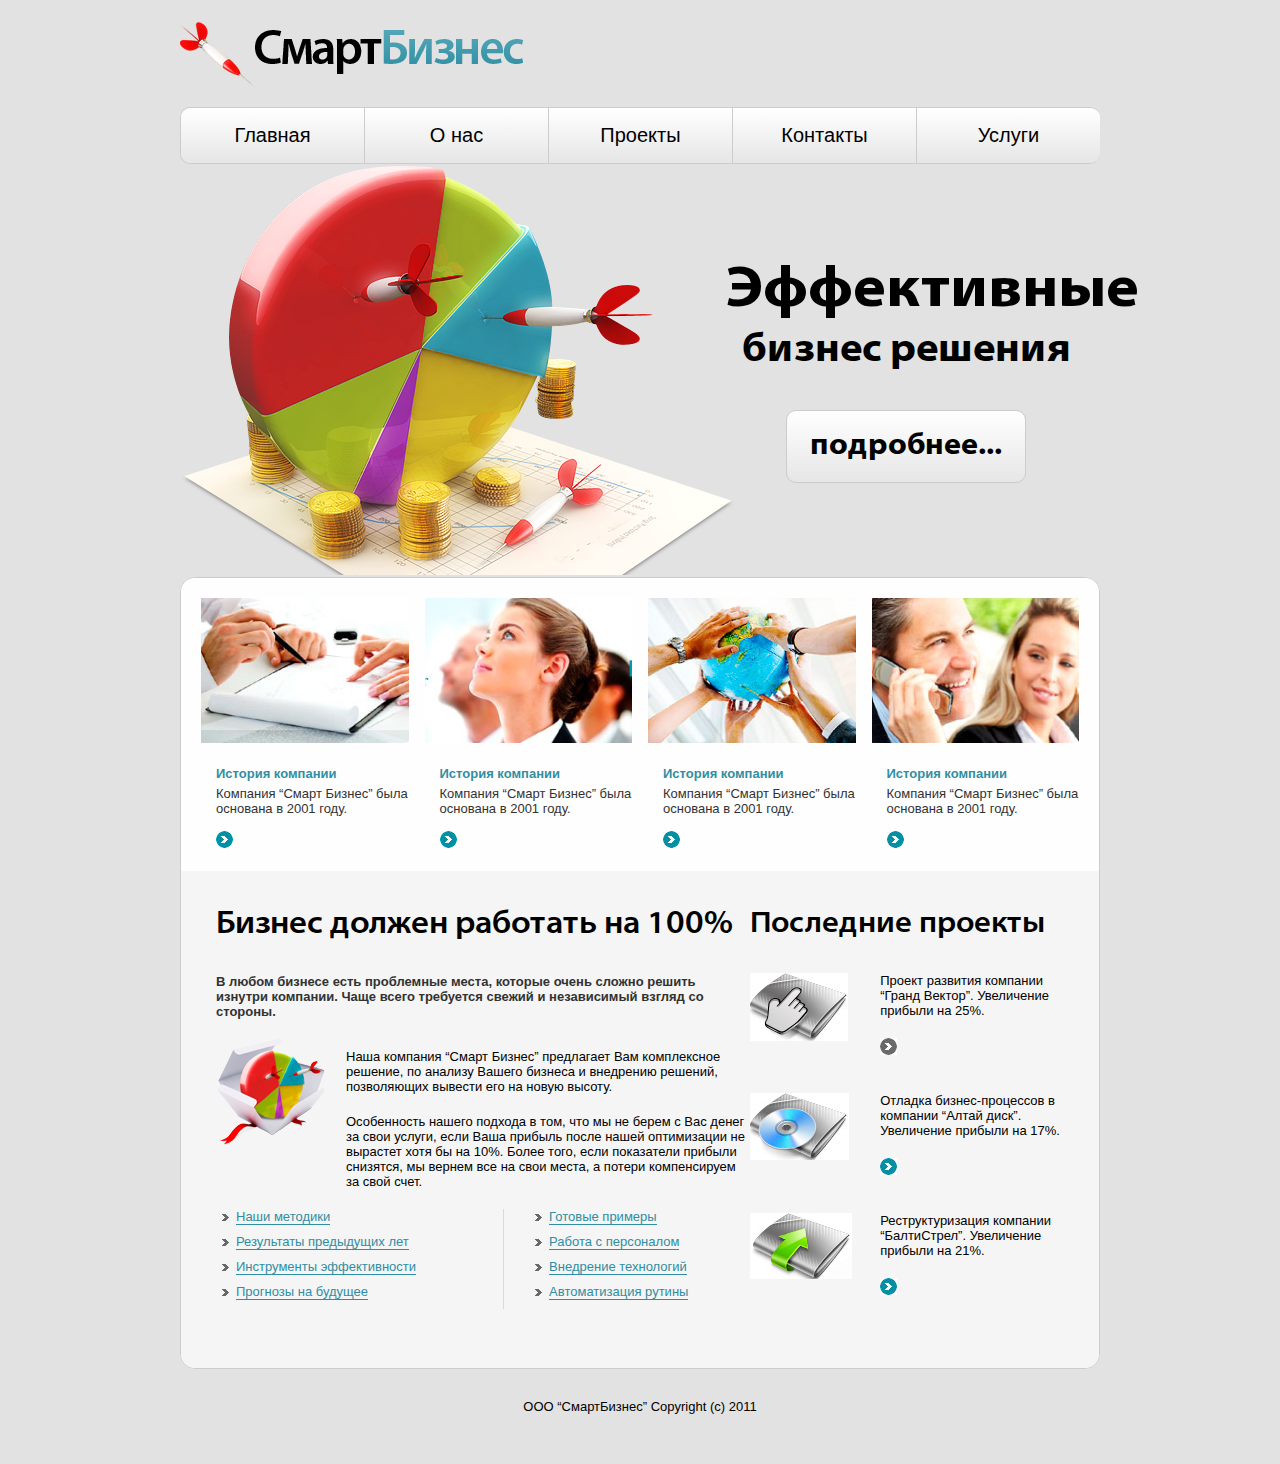
<file: INDEX.html>
<!DOCTYPE html>
	<html lang="en">
		<head>
			<title>My Project</title>
			<link rel="stylesheet" href="main.css">
			<link rel="stylesheet" href="fonts/MyriadPro/stylesheet.css">
		</head>
	<body>
	<div class="container">

			<div class="header">
				<div class="header_logo">
					<a href="#"><img src="img/logo1.png"></a>
				</div>

				<div class="header_navigation">
					<ul>
						<li><a href="#">Главная</a></li>
						<li><a href="#">О нас</a></li>
						<li><a href="#">Проекты</a></li>
						<li><a href="#">Контакты</a></li>
						<li><a href="#">Услуги</a></li>
					</ul>
				</div>
			</div>
			 <div class="main_screen">
			 	<div class="slider1">
						<a href="#"><img src="img/slider1.png"></a>
					</div>

				<div class="main_text">
					<h2>Эффективные</h2>

					<h4>бизнес решения</h4>

					<a href="#">подробнее...</a>			
				</div>
			</div>

		 	<div class="main_content">

				<div class="main_content_top">
				
					<div class="news_block">
					
						<div class="news_item">
							<a class="news_image" href="#">
								<img src="img/rasm1.jpg" alt="news">
							</a>
							
							<div class="news_info">
								<div class="news_title">История компании</div>

								<div class="news_discription">Компания “Смарт Бизнес” была основана в 2001 году.</div>

								<div class="news_action">
									<a href="#">
										<img src="img/icon.jpg" alt="">
									</a>
								</div>
							</div>
						</div>

						<div class="news_item">
							<a class="news_image" href="#">
								<img src="img/rasm2.jpg" alt="">
							</a>
							
							<div class="news_info">
								<div class="news_title">История компании</div>

								<div class="news_discription">Компания “Смарт Бизнес” была основана в 2001 году.</div>

								<div class="news_action">
									<a href="#">
										<img src="img/icon.jpg" alt="">
									</a>
								</div>
							</div>
						</div>

						<div class="news_item">
							<a class="news_image" href="#">
								<img src="img/rasm3.jpg" alt="">
							</a>
							
							<div class="news_info">
								<div class="news_title">История компании</div>

								<div class="news_discription">Компания “Смарт Бизнес” была основана в 2001 году.</div>

								<div class="news_action">
									<a href="#">
										<img src="img/icon.jpg" alt="">
									</a>
								</div>
							</div>
						</div>

						<div class="news_item">
							<a class="news_image" href="#">
								<img src="img/rasm4.jpg" alt="">
							</a>
							
							<div class="news_info">
								<div class="news_title">История компании</div>

								<div class="news_discription">Компания “Смарт Бизнес” была основана в 2001 году.</div>

								<div class="news_action">
									<a href="#">
										<img src="img/icon.jpg" alt="">
									</a>
								</div>
							</div>
						</div>
					</div>
				</div>

				<div class="main_content_bottom">

					<div class="content_left">


						<h3>Бизнес должен работать на 100%</h3>

						<p>В любом бизнесе есть проблемные места, которые очень сложно решить изнутри компании. Чаще всего требуется свежий и независимый взгляд со стороны. </p>

						<div class="text_block">
							<p>Наша компания “Смарт Бизнес” предлагает Вам комплексное решение, по анализу Вашего бизнеса и внедрению решений, позволяющих вывести его на новую высоту.</p>
							
							<p>Особенность нашего подхода в том, что мы не берем с Вас денег за свои услуги, если Ваша прибыль после нашей оптимизации не вырастет хотя бы на 10%. Более того, если показатели прибыли снизятся, мы вернем все на свои места, а потери компенсируем за свой счет.</p>
						</div>

						<div class="list_block">
							<ul>
								<li><a href="#">Наши методики</a></li>
								<li><a href="#">Результаты предыдущих лет</a></li>
								<li><a href="#">Инструменты эффективности</a></li>
								<li><a href="#">Прогнозы на будущее</a></li>
							</ul>

							<ul>
								<li><a href="#">Готовые примеры</a></li>
								<li><a href="#">Работа с персоналом</a></li>
								<li><a href="#">Внедрение технологий</a></li>
								<li><a href="#">Автоматизация рутины</a></li>
							</ul>
						</div>
						
					</div>

					<div class="content_right">
						<h3>Последние проекты</h3>


						<div class="news_item1">
							<p>Проект развития компании “Гранд Вектор”. Увеличение прибыли на 25%.</p>
							<a href="#">
								<img src="img/bottom_left_img.jpg" alt="">
							</a>
						</div>	

						<div class="news_item2">
							<p>Отладка бизнес-процессов в компании “Алтай диск”. Увеличение прибыли на 17%.</p>
							<a href="#">
								<img src="img/icon.jpg" alt="">
							</a>
						</div>	

						<div class="news_item3">
							<p>Реструктуризация компании “БалтиСтрел”. Увеличение прибыли на 21%.</p>
							<a href="#">
								<img src="img/icon.jpg" alt="">
							</a>
						</div>	

					</div>
				</div>
			</div>

				<div class="footer">
				<p>ООО “СмартБизнес” Copyright (c) 2011</p>
			</div>
			
		</div>
		
	</body>

	</html>
</file>
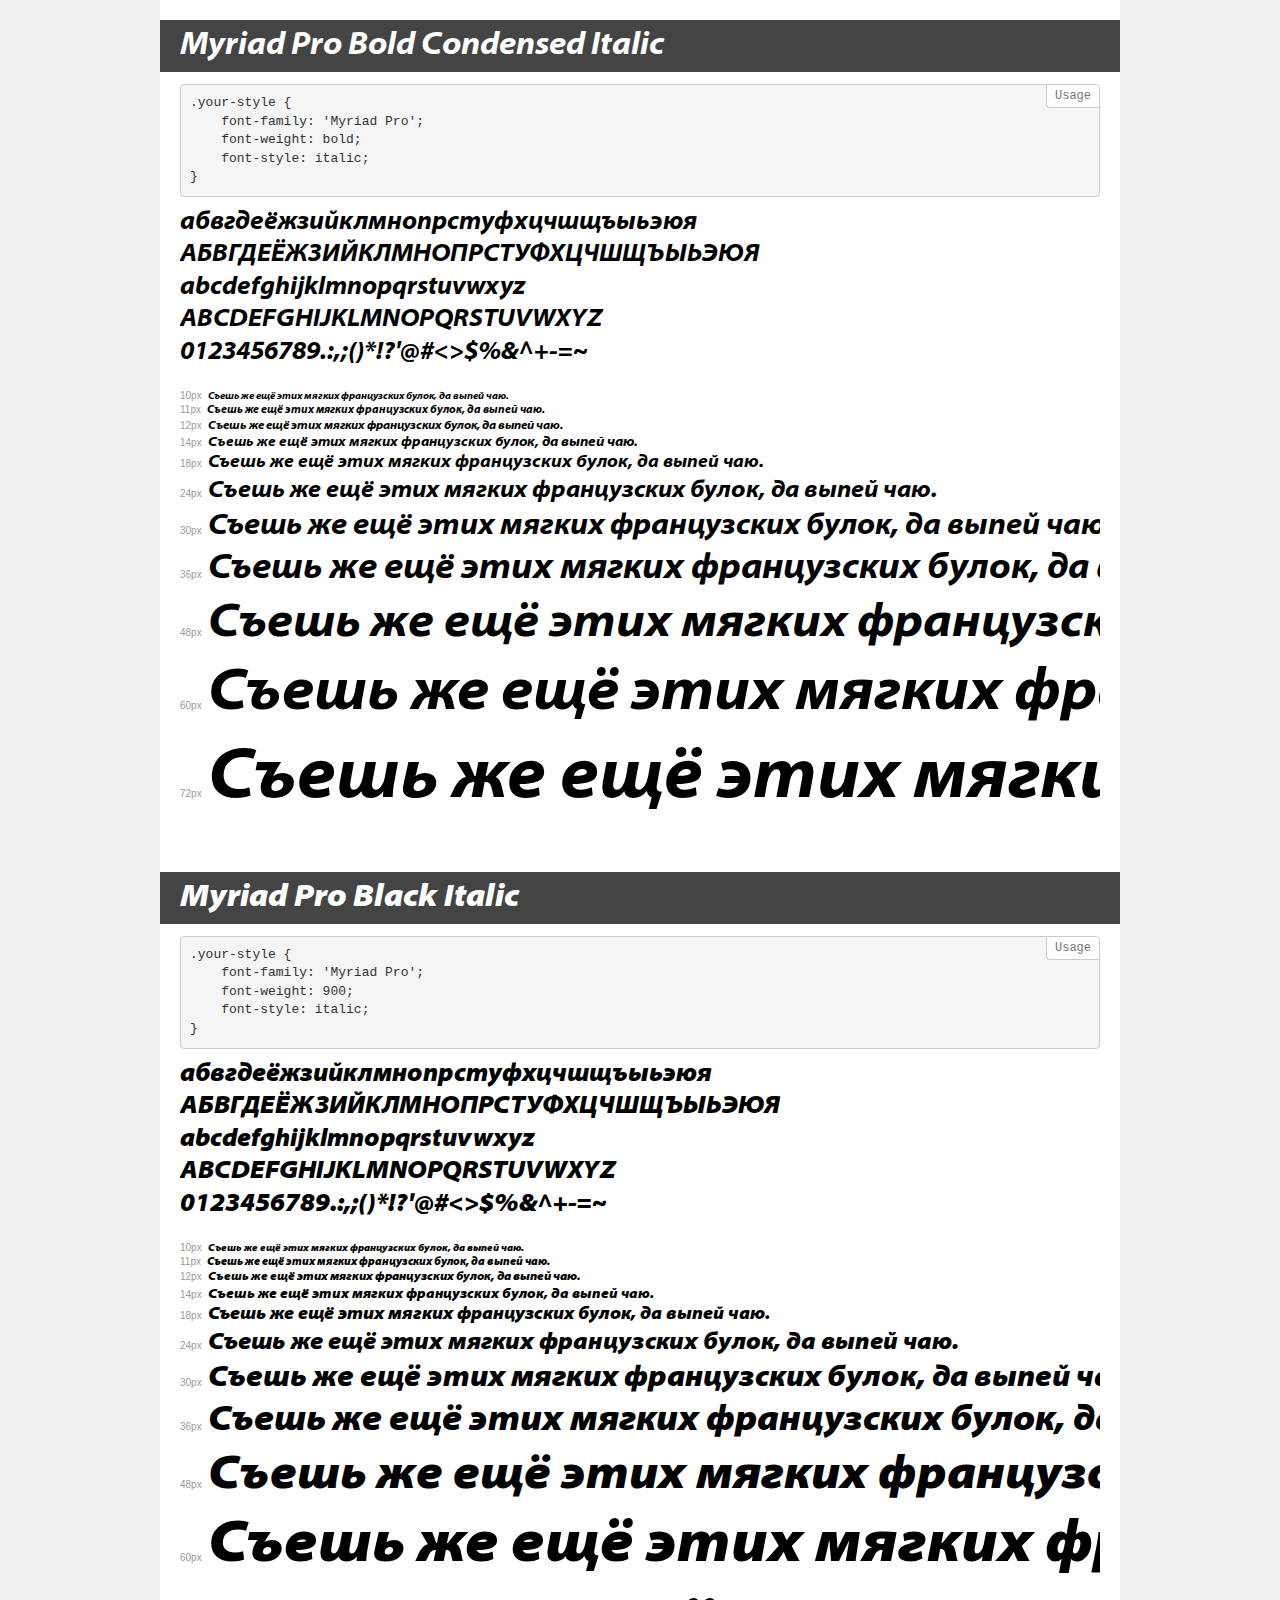
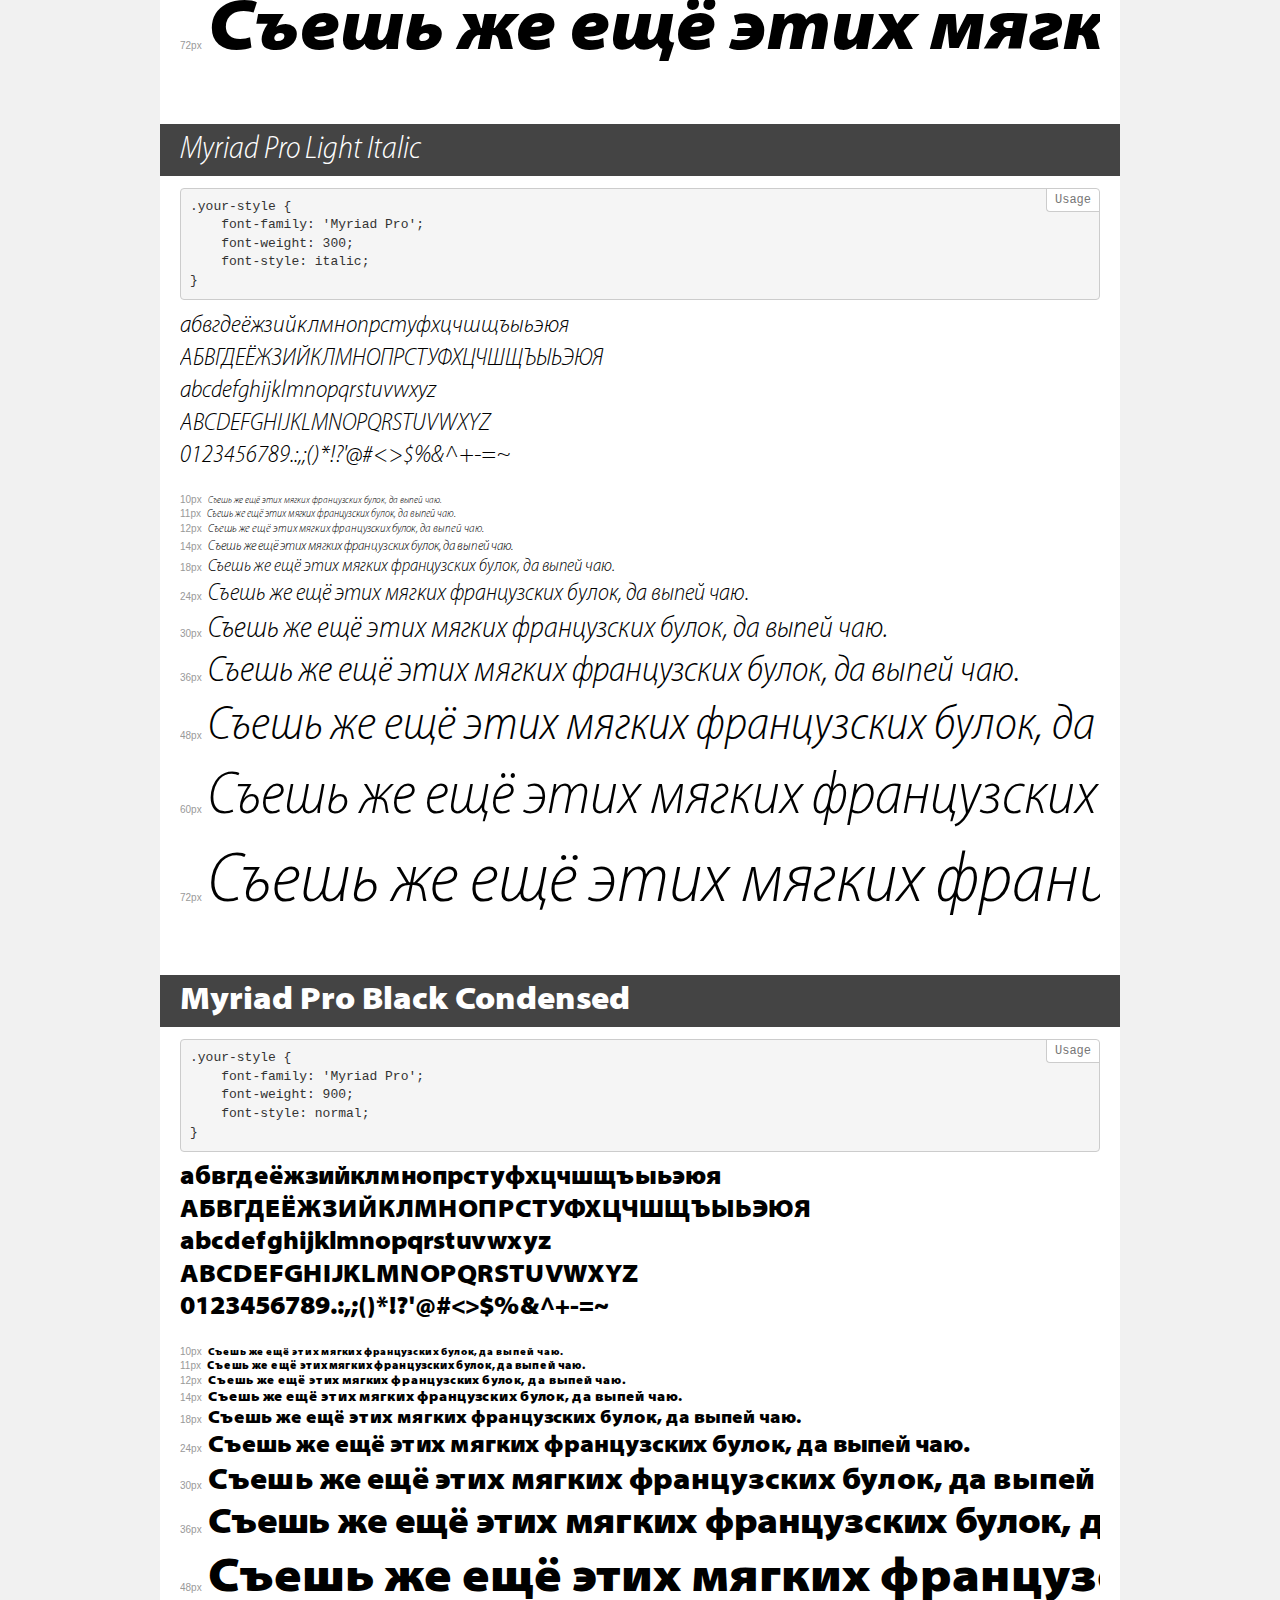
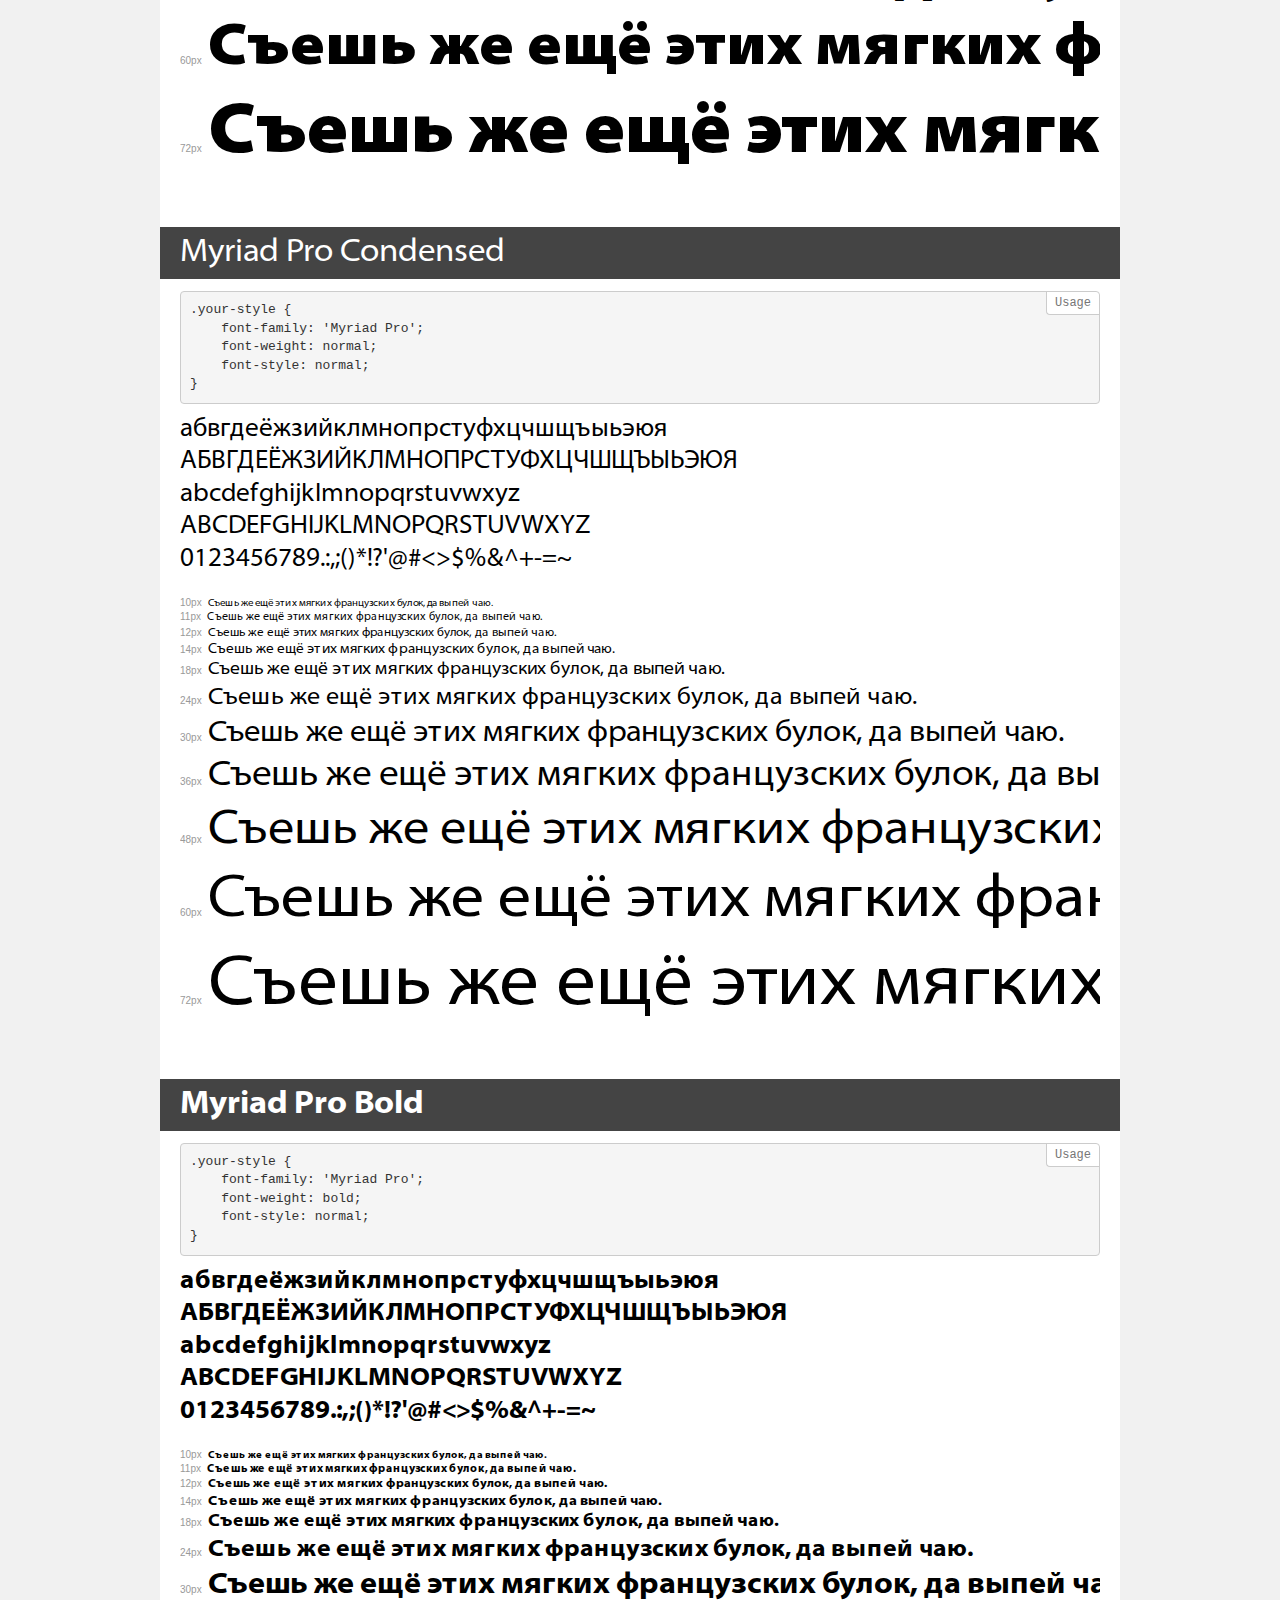
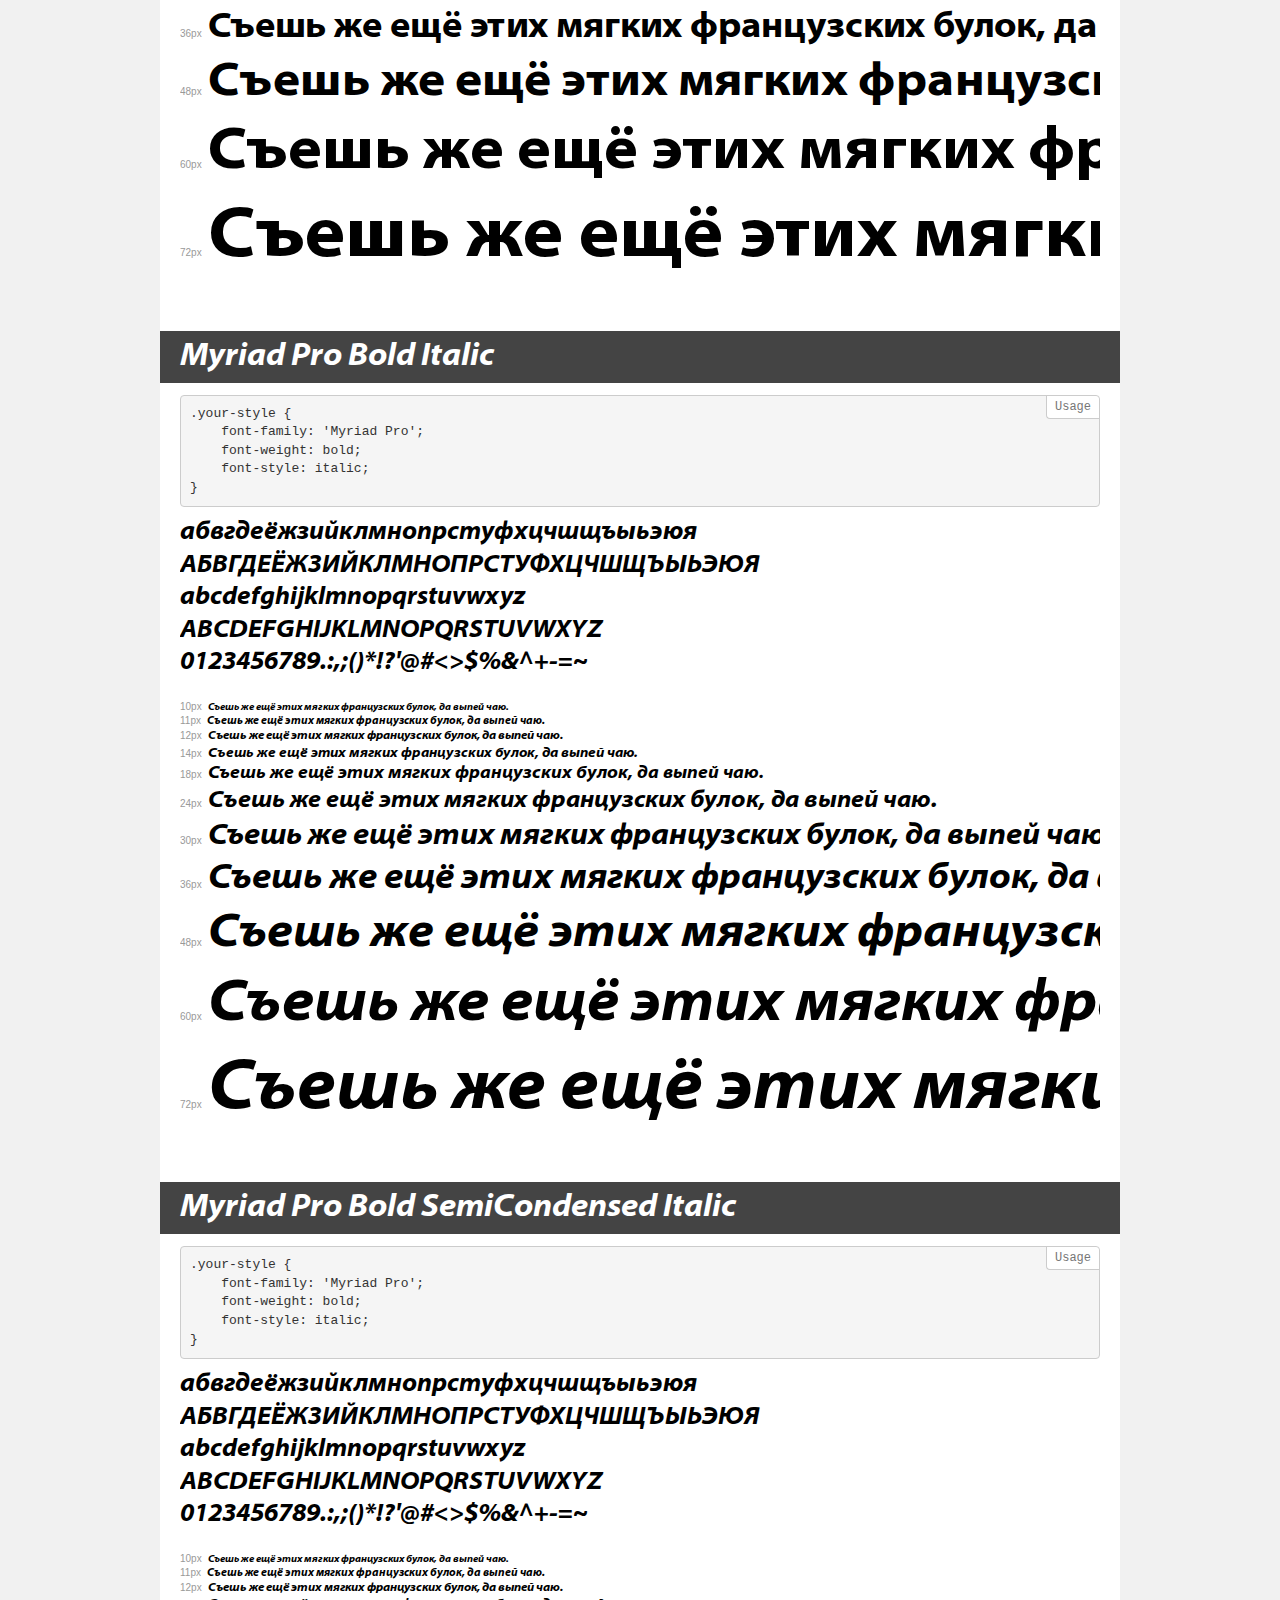
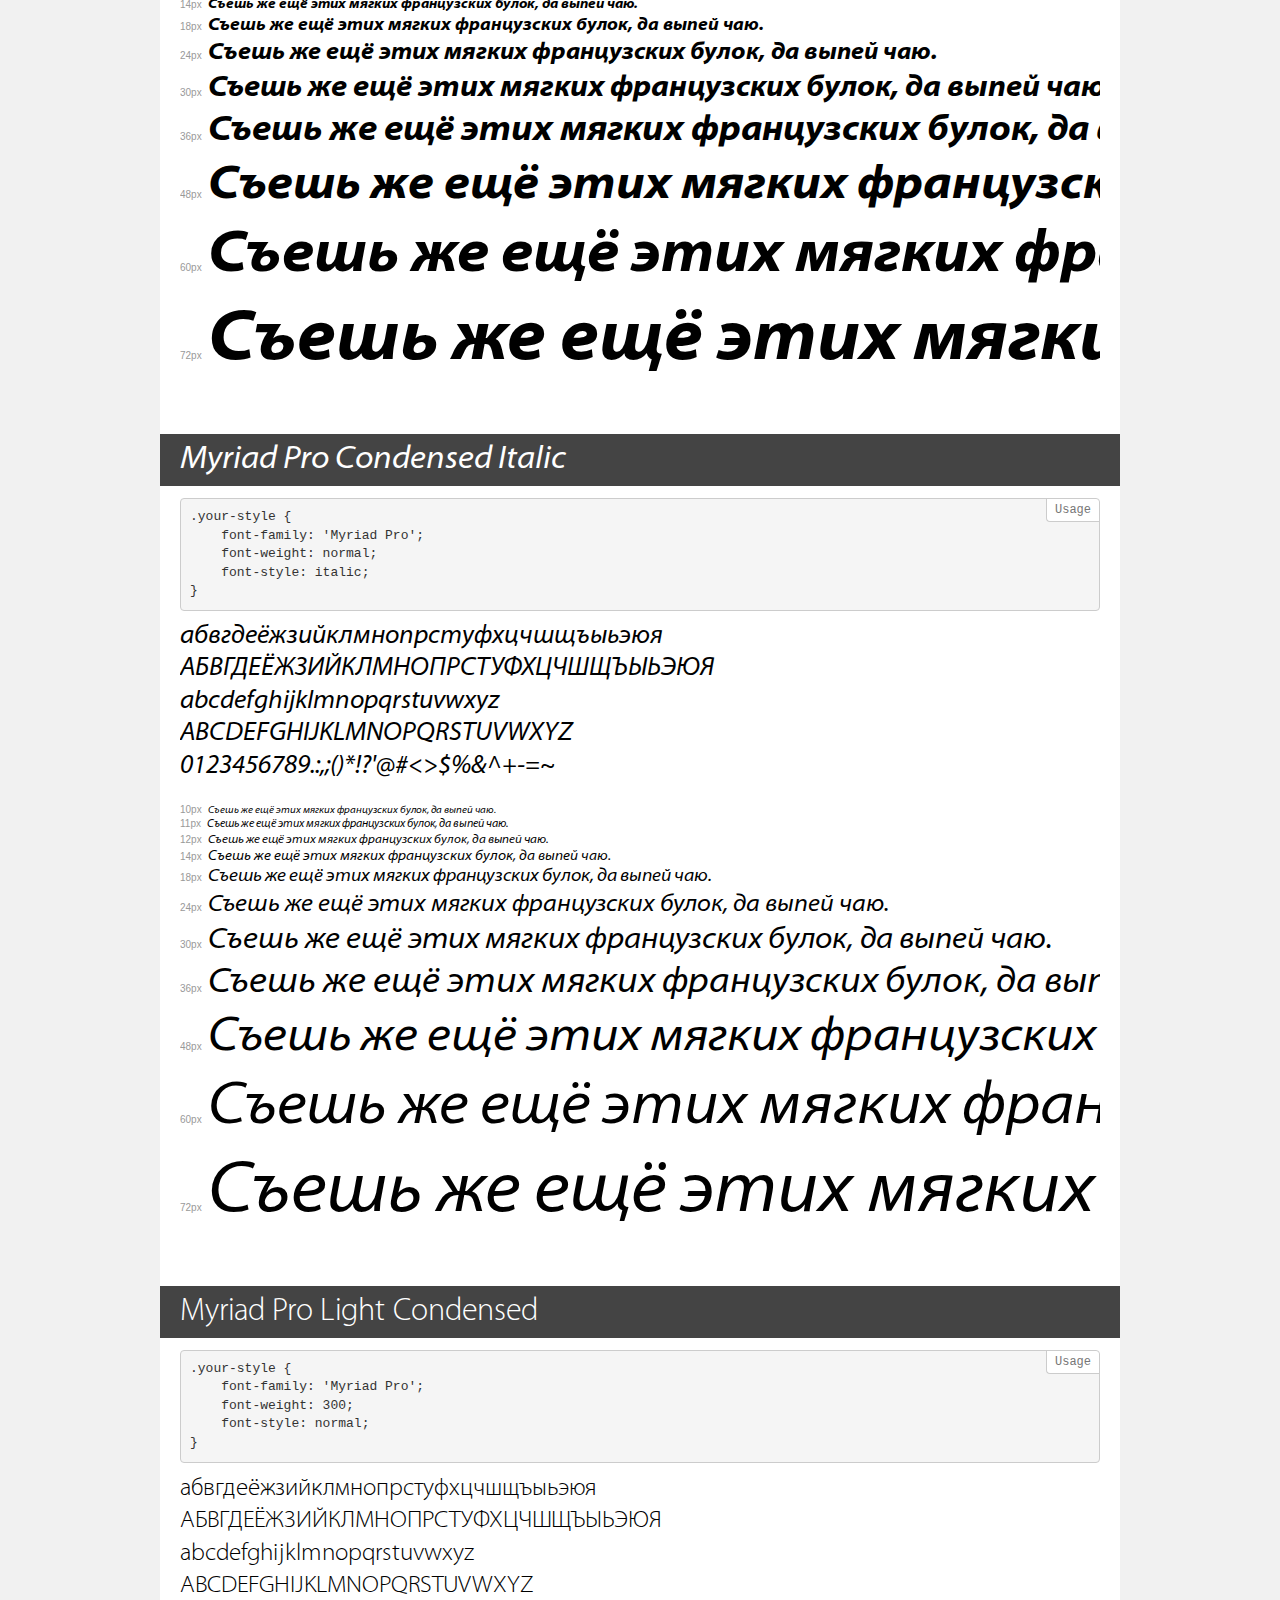
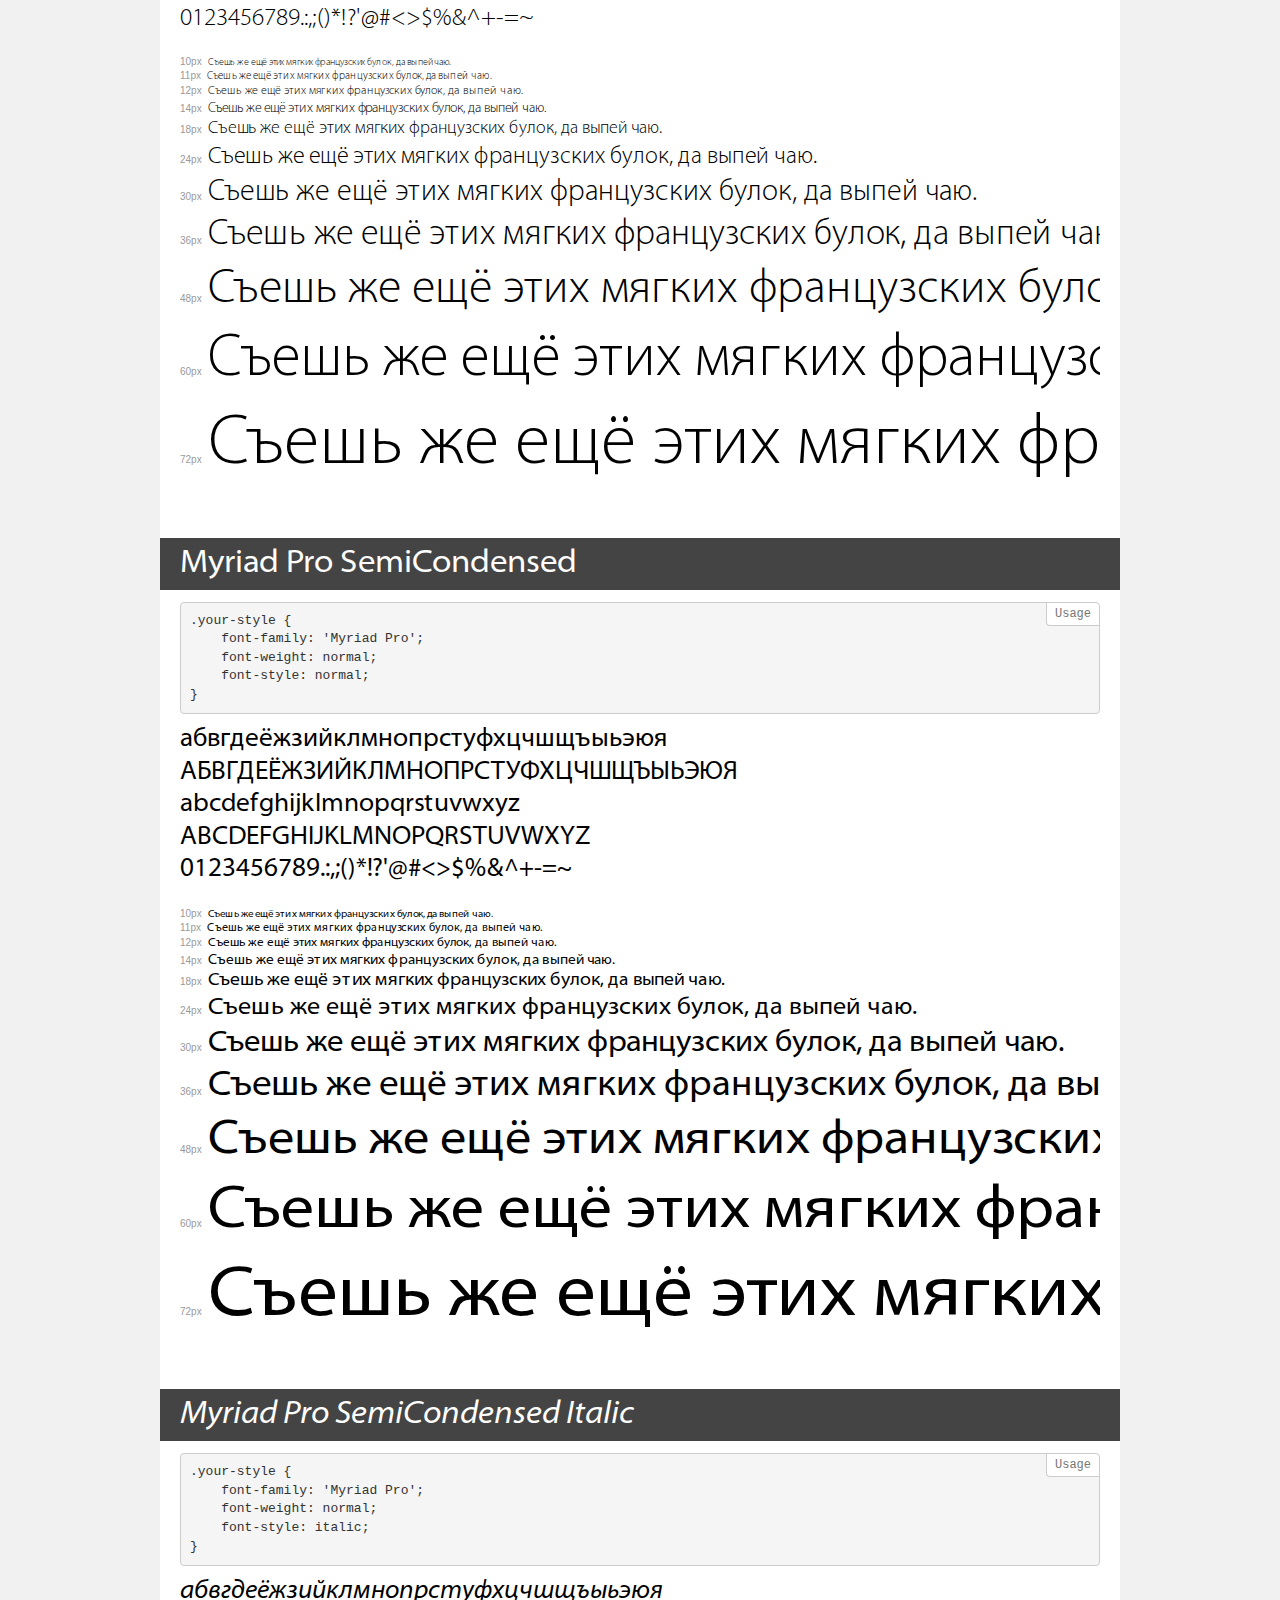
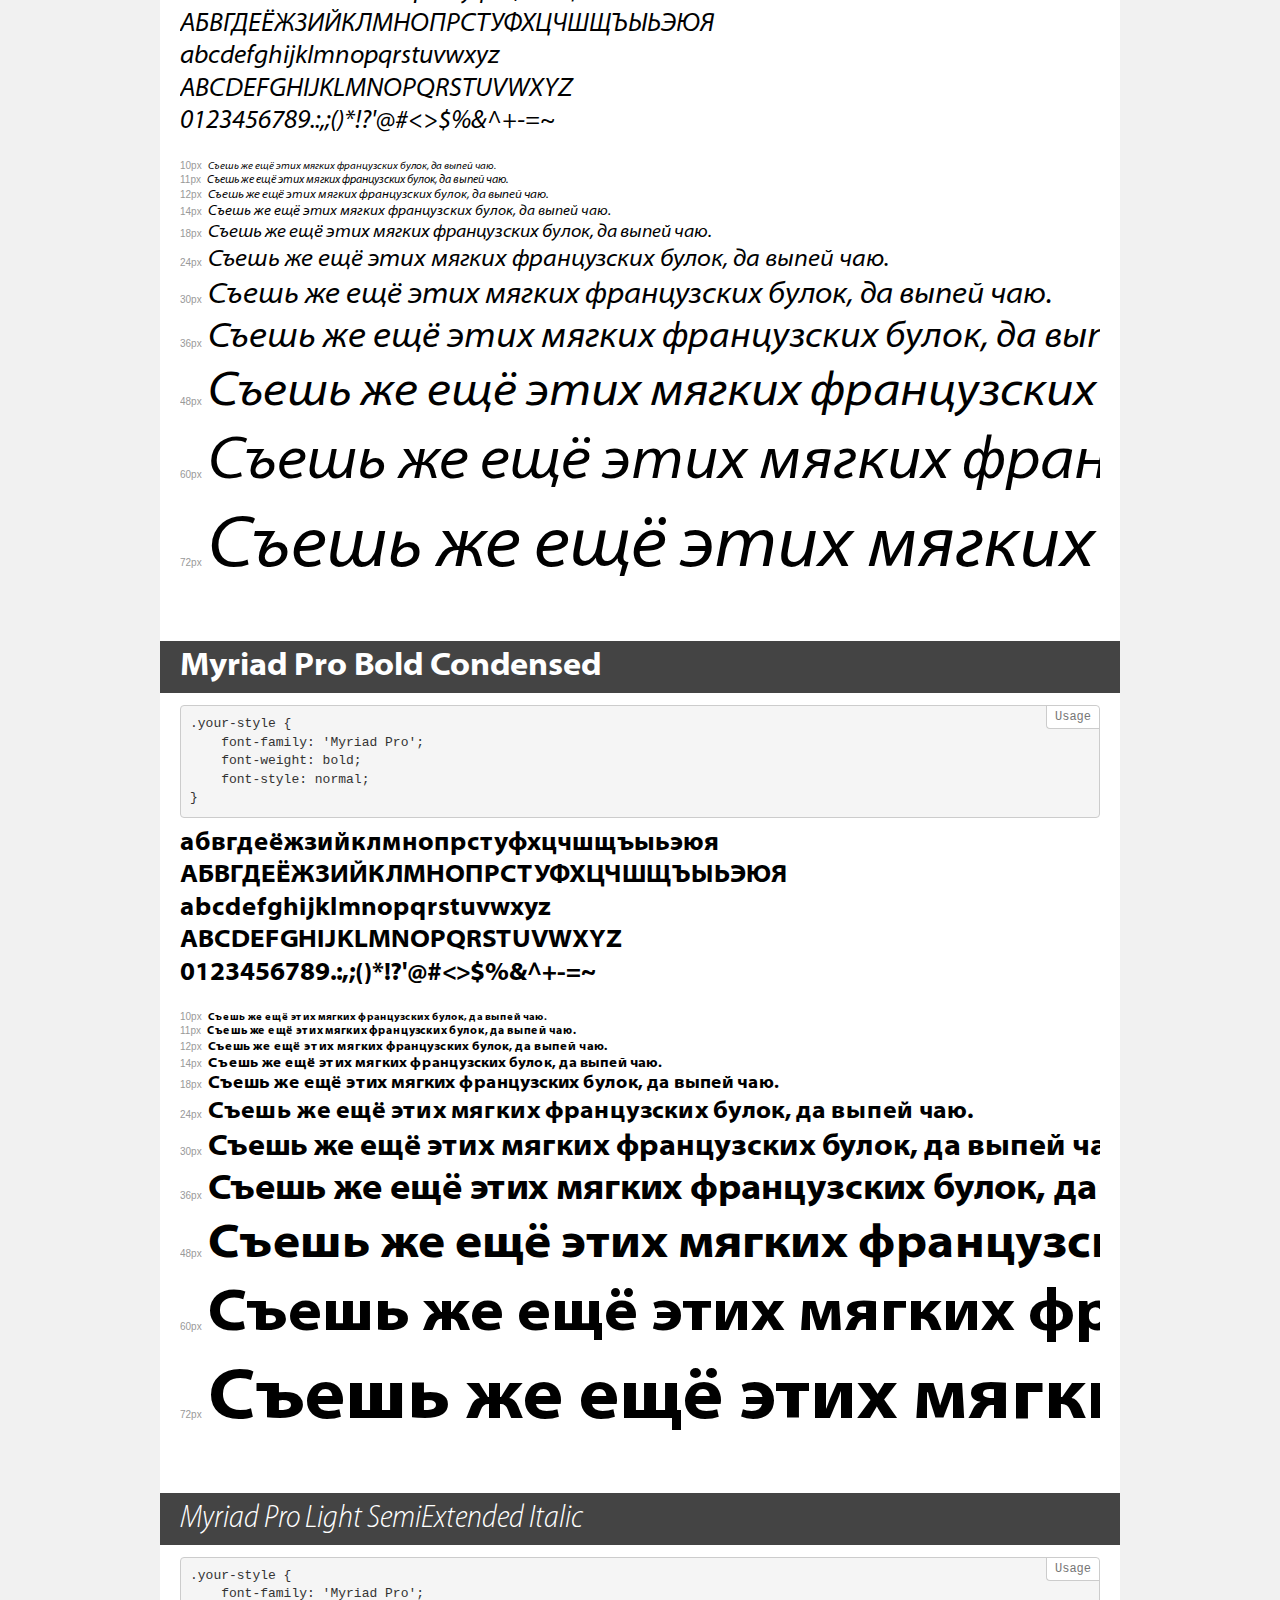
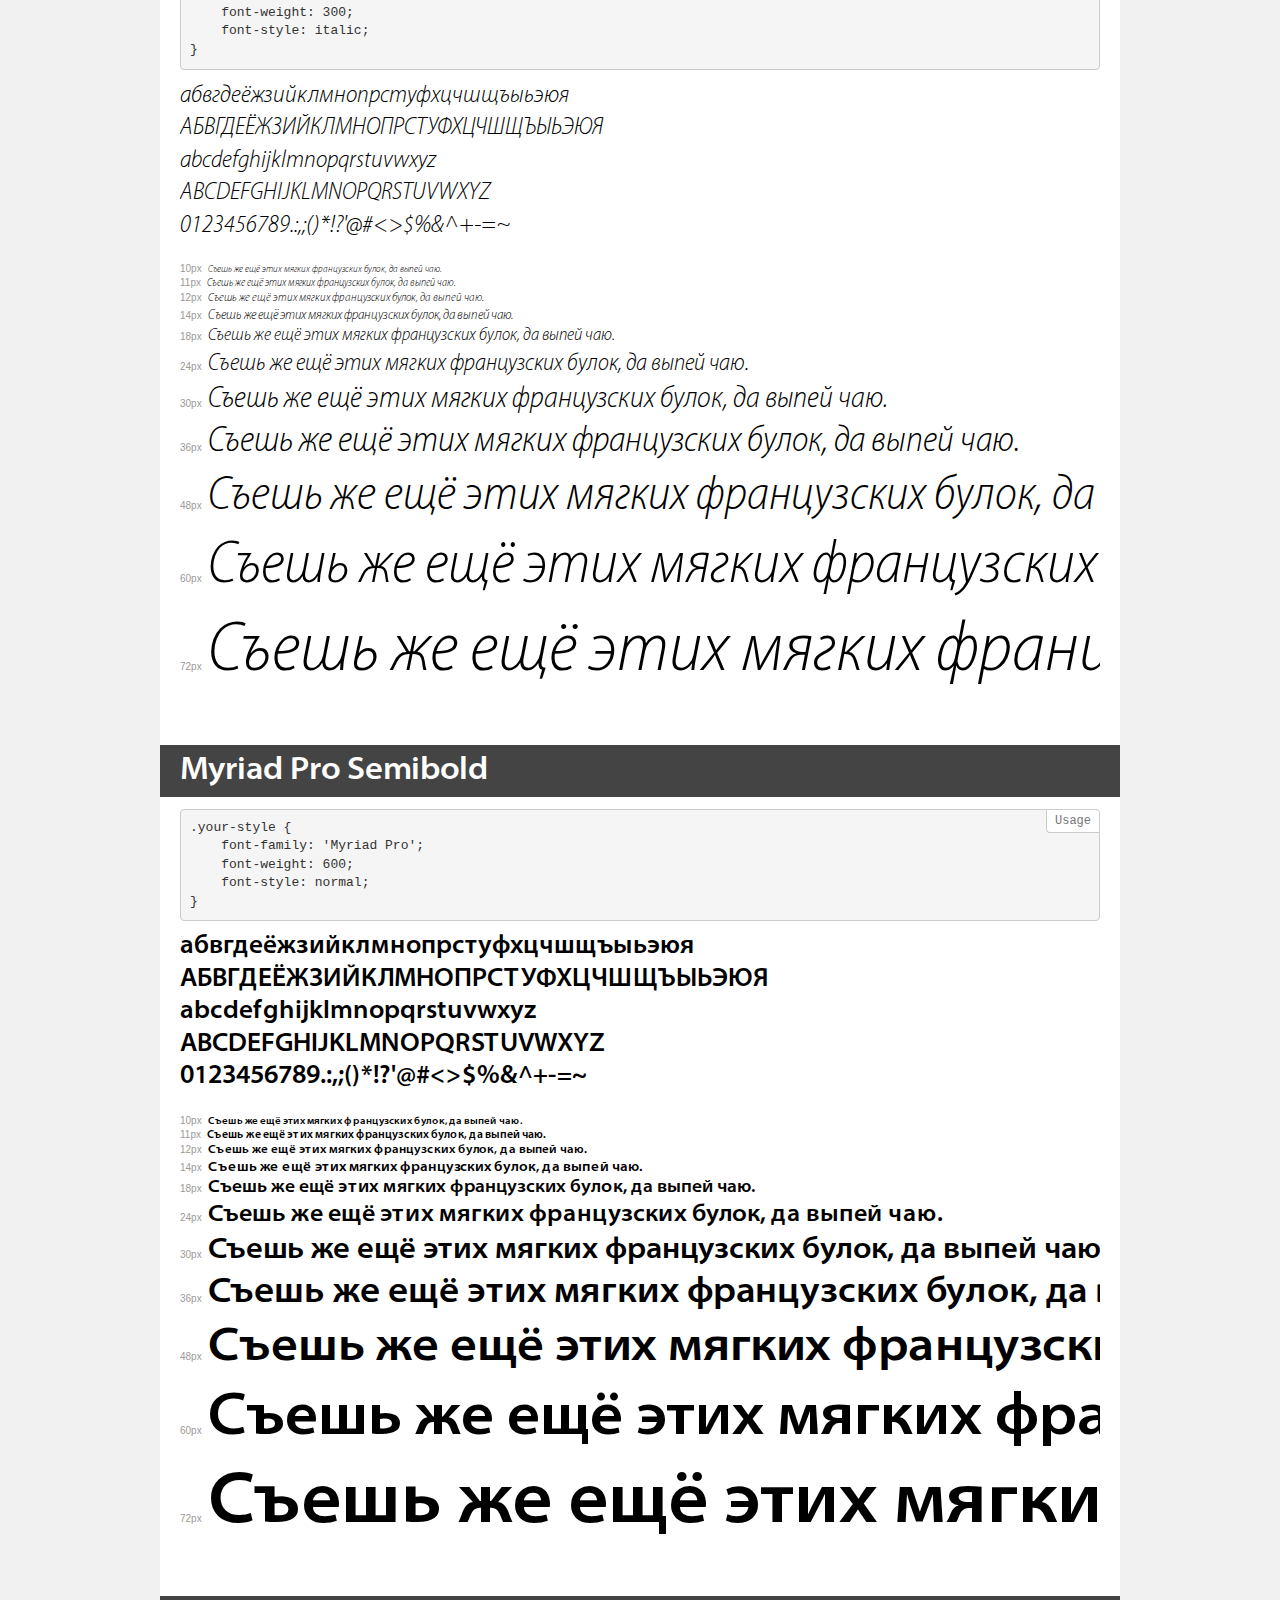
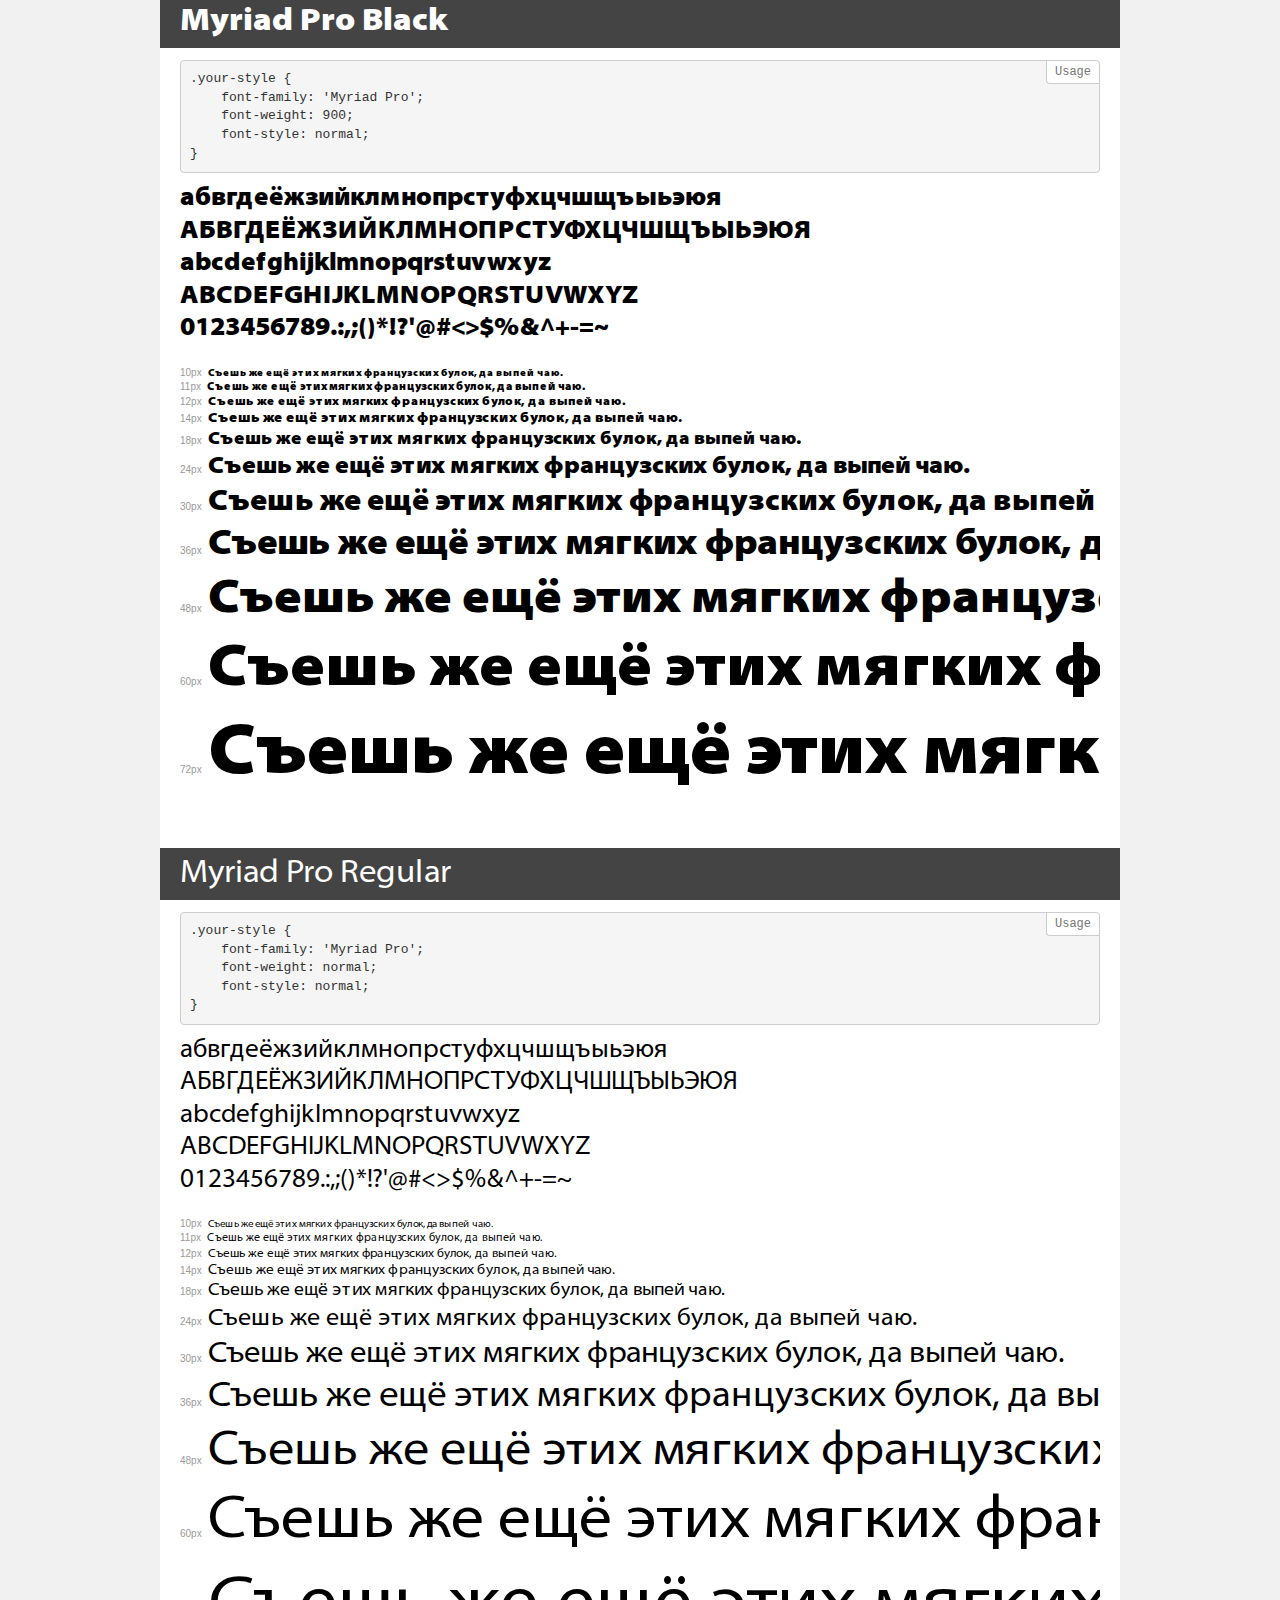
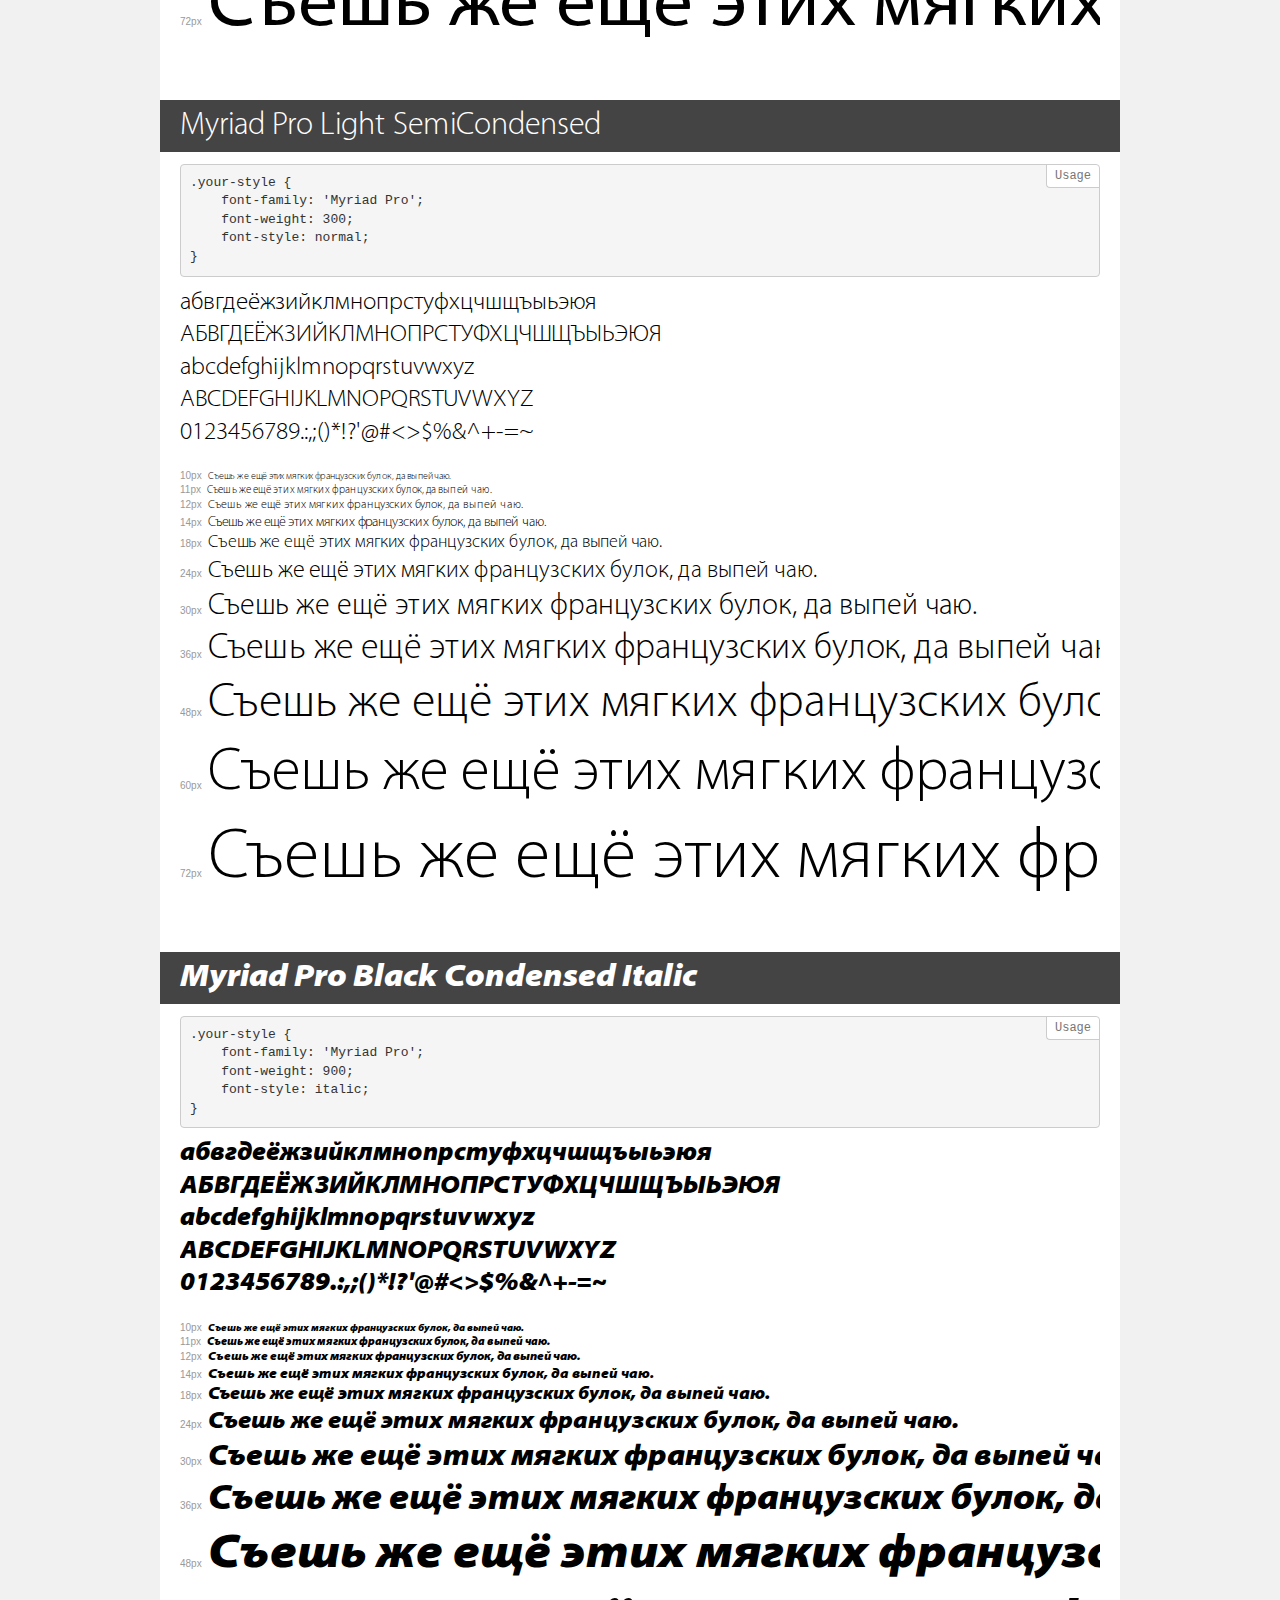
<file: fonts/MyriadPro/demo.html>
<!DOCTYPE html>
<html>
<head>
	<meta charset="utf-8">
	<meta http-equiv="X-UA-Compatible" content="IE=edge">
	<meta name="viewport" content="width=device-width, initial-scale=1">
	<meta name="robots" content="noindex, noarchive">
	<title>Transfonter demo</title>
	<link href="stylesheet.css" rel="stylesheet">
	<style>
		/*
		http://meyerweb.com/eric/tools/css/reset/
		v2.0 | 20110126
		License: none (public domain)
		*/
		html, body, div, span, applet, object, iframe,
		h1, h2, h3, h4, h5, h6, p, blockquote, pre,
		a, abbr, acronym, address, big, cite, code,
		del, dfn, em, img, ins, kbd, q, s, samp,
		small, strike, strong, sub, sup, tt, var,
		b, u, i, center,
		dl, dt, dd, ol, ul, li,
		fieldset, form, label, legend,
		table, caption, tbody, tfoot, thead, tr, th, td,
		article, aside, canvas, details, embed,
		figure, figcaption, footer, header, hgroup,
		menu, nav, output, ruby, section, summary,
		time, mark, audio, video {
			margin: 0;
			padding: 0;
			border: 0;
			font-size: 100%;
			font: inherit;
			vertical-align: baseline;
		}
		/* HTML5 display-role reset for older browsers */
		article, aside, details, figcaption, figure,
		footer, header, hgroup, menu, nav, section {
			display: block;
		}
		body {
			line-height: 1;
		}
		ol, ul {
			list-style: none;
		}
		blockquote, q {
			quotes: none;
		}
		blockquote:before, blockquote:after,
		q:before, q:after {
			content: '';
			content: none;
		}
		table {
			border-collapse: collapse;
			border-spacing: 0;
		}
		/* common styles */
		body {
			background: #f1f1f1;
			color: #000;
		}
		.page {
			background: #fff;
			width: 920px;
			margin: 0 auto;
			padding: 20px 20px 0 20px;
			overflow: hidden;
		}
		.font-container {
			overflow-x: auto;
			overflow-y: hidden;
			margin-bottom: 40px;
			line-height: 1.3;
			white-space: nowrap;
			padding-bottom: 5px;
		}
		h1 {
			position: relative;
			background: #444;
			font-size: 32px;
			color: #fff;
			padding: 10px 20px;
			margin: 0 -20px 12px -20px;
		}
		.letters {
			font-size: 25px;
			margin-bottom: 20px;
		}
		.s10:before {
			content: '10px';
		}
		.s11:before {
			content: '11px';
		}
		.s12:before {
			content: '12px';
		}
		.s14:before {
			content: '14px';
		}
		.s18:before {
			content: '18px';
		}
		.s24:before {
			content: '24px';
		}
		.s30:before {
			content: '30px';
		}
		.s36:before {
			content: '36px';
		}
		.s48:before {
			content: '48px';
		}
		.s60:before {
			content: '60px';
		}
		.s72:before {
			content: '72px';
		}
		.s10:before, .s11:before, .s12:before, .s14:before,
		.s18:before, .s24:before, .s30:before, .s36:before,
		.s48:before, .s60:before, .s72:before {
			font-family: Arial, sans-serif;
			font-size: 10px;
			font-weight: normal;
			font-style: normal;
			color: #999;
			padding-right: 6px;
		}
		pre {
			display: block;
			position: relative;
			padding: 9px;
			margin: 0 0 10px;
			font-family: Monaco, Menlo, Consolas, "Courier New", monospace !important;
			font-size: 13px;
			line-height: 1.428571429;
			color: #333;
			font-weight: normal !important;
			font-style: normal !important;
			background-color: #f5f5f5;
			border: 1px solid #ccc;
			overflow-x: auto;
			border-radius: 4px;
		}
		pre:after {
			display: block;
			position: absolute;
			right: 0;
			top: 0;
			content: 'Usage';
			line-height: 1;
			padding: 5px 8px;
			font-size: 12px;
			color: #767676;
			background-color: #fff;
			border: 1px solid #ccc;
			border-right: none;
			border-top: none;
			border-radius: 0 4px 0 4px;
			z-index: 10;
		}
		/* responsive */
		@media (max-width: 959px) {
			.page {
				width: auto;
				margin: 0;
			}
		}
	</style>
</head>
<body>
<div class="page">
	<div class="demo" style="font-family: 'Myriad Pro'; font-weight: bold; font-style: italic;">
		<h1>Myriad Pro Bold Condensed Italic</h1>
		<pre>.your-style {
    font-family: 'Myriad Pro';
    font-weight: bold;
    font-style: italic;
}</pre>
		<div class="font-container">
			<p class="letters">
				абвгдеёжзийклмнопрстуфхцчшщъыьэюя <br />
				АБВГДЕЁЖЗИЙКЛМНОПРСТУФХЦЧШЩЪЫЬЭЮЯ <br />
				abcdefghijklmnopqrstuvwxyz <br />
				ABCDEFGHIJKLMNOPQRSTUVWXYZ <br />				0123456789.:,;()*!?'@#<>$%&^+-=~
			</p>
			<p class="s10" style="font-size: 10px;">Съешь же ещё этих мягких французских булок, да выпей чаю.</p>
			<p class="s11" style="font-size: 11px;">Съешь же ещё этих мягких французских булок, да выпей чаю.</p>
			<p class="s12" style="font-size: 12px;">Съешь же ещё этих мягких французских булок, да выпей чаю.</p>
			<p class="s14" style="font-size: 14px;">Съешь же ещё этих мягких французских булок, да выпей чаю.</p>
			<p class="s18" style="font-size: 18px;">Съешь же ещё этих мягких французских булок, да выпей чаю.</p>
			<p class="s24" style="font-size: 24px;">Съешь же ещё этих мягких французских булок, да выпей чаю.</p>
			<p class="s30" style="font-size: 30px;">Съешь же ещё этих мягких французских булок, да выпей чаю.</p>
			<p class="s36" style="font-size: 36px;">Съешь же ещё этих мягких французских булок, да выпей чаю.</p>
			<p class="s48" style="font-size: 48px;">Съешь же ещё этих мягких французских булок, да выпей чаю.</p>
			<p class="s60" style="font-size: 60px;">Съешь же ещё этих мягких французских булок, да выпей чаю.</p>
			<p class="s72" style="font-size: 72px;">Съешь же ещё этих мягких французских булок, да выпей чаю.</p>
		</div>
	</div>
	<div class="demo" style="font-family: 'Myriad Pro'; font-weight: 900; font-style: italic;">
		<h1>Myriad Pro Black Italic</h1>
		<pre>.your-style {
    font-family: 'Myriad Pro';
    font-weight: 900;
    font-style: italic;
}</pre>
		<div class="font-container">
			<p class="letters">
				абвгдеёжзийклмнопрстуфхцчшщъыьэюя <br />
				АБВГДЕЁЖЗИЙКЛМНОПРСТУФХЦЧШЩЪЫЬЭЮЯ <br />
				abcdefghijklmnopqrstuvwxyz <br />
				ABCDEFGHIJKLMNOPQRSTUVWXYZ <br />				0123456789.:,;()*!?'@#<>$%&^+-=~
			</p>
			<p class="s10" style="font-size: 10px;">Съешь же ещё этих мягких французских булок, да выпей чаю.</p>
			<p class="s11" style="font-size: 11px;">Съешь же ещё этих мягких французских булок, да выпей чаю.</p>
			<p class="s12" style="font-size: 12px;">Съешь же ещё этих мягких французских булок, да выпей чаю.</p>
			<p class="s14" style="font-size: 14px;">Съешь же ещё этих мягких французских булок, да выпей чаю.</p>
			<p class="s18" style="font-size: 18px;">Съешь же ещё этих мягких французских булок, да выпей чаю.</p>
			<p class="s24" style="font-size: 24px;">Съешь же ещё этих мягких французских булок, да выпей чаю.</p>
			<p class="s30" style="font-size: 30px;">Съешь же ещё этих мягких французских булок, да выпей чаю.</p>
			<p class="s36" style="font-size: 36px;">Съешь же ещё этих мягких французских булок, да выпей чаю.</p>
			<p class="s48" style="font-size: 48px;">Съешь же ещё этих мягких французских булок, да выпей чаю.</p>
			<p class="s60" style="font-size: 60px;">Съешь же ещё этих мягких французских булок, да выпей чаю.</p>
			<p class="s72" style="font-size: 72px;">Съешь же ещё этих мягких французских булок, да выпей чаю.</p>
		</div>
	</div>
	<div class="demo" style="font-family: 'Myriad Pro'; font-weight: 300; font-style: italic;">
		<h1>Myriad Pro Light Italic</h1>
		<pre>.your-style {
    font-family: 'Myriad Pro';
    font-weight: 300;
    font-style: italic;
}</pre>
		<div class="font-container">
			<p class="letters">
				абвгдеёжзийклмнопрстуфхцчшщъыьэюя <br />
				АБВГДЕЁЖЗИЙКЛМНОПРСТУФХЦЧШЩЪЫЬЭЮЯ <br />
				abcdefghijklmnopqrstuvwxyz <br />
				ABCDEFGHIJKLMNOPQRSTUVWXYZ <br />				0123456789.:,;()*!?'@#<>$%&^+-=~
			</p>
			<p class="s10" style="font-size: 10px;">Съешь же ещё этих мягких французских булок, да выпей чаю.</p>
			<p class="s11" style="font-size: 11px;">Съешь же ещё этих мягких французских булок, да выпей чаю.</p>
			<p class="s12" style="font-size: 12px;">Съешь же ещё этих мягких французских булок, да выпей чаю.</p>
			<p class="s14" style="font-size: 14px;">Съешь же ещё этих мягких французских булок, да выпей чаю.</p>
			<p class="s18" style="font-size: 18px;">Съешь же ещё этих мягких французских булок, да выпей чаю.</p>
			<p class="s24" style="font-size: 24px;">Съешь же ещё этих мягких французских булок, да выпей чаю.</p>
			<p class="s30" style="font-size: 30px;">Съешь же ещё этих мягких французских булок, да выпей чаю.</p>
			<p class="s36" style="font-size: 36px;">Съешь же ещё этих мягких французских булок, да выпей чаю.</p>
			<p class="s48" style="font-size: 48px;">Съешь же ещё этих мягких французских булок, да выпей чаю.</p>
			<p class="s60" style="font-size: 60px;">Съешь же ещё этих мягких французских булок, да выпей чаю.</p>
			<p class="s72" style="font-size: 72px;">Съешь же ещё этих мягких французских булок, да выпей чаю.</p>
		</div>
	</div>
	<div class="demo" style="font-family: 'Myriad Pro'; font-weight: 900; font-style: normal;">
		<h1>Myriad Pro Black Condensed</h1>
		<pre>.your-style {
    font-family: 'Myriad Pro';
    font-weight: 900;
    font-style: normal;
}</pre>
		<div class="font-container">
			<p class="letters">
				абвгдеёжзийклмнопрстуфхцчшщъыьэюя <br />
				АБВГДЕЁЖЗИЙКЛМНОПРСТУФХЦЧШЩЪЫЬЭЮЯ <br />
				abcdefghijklmnopqrstuvwxyz <br />
				ABCDEFGHIJKLMNOPQRSTUVWXYZ <br />				0123456789.:,;()*!?'@#<>$%&^+-=~
			</p>
			<p class="s10" style="font-size: 10px;">Съешь же ещё этих мягких французских булок, да выпей чаю.</p>
			<p class="s11" style="font-size: 11px;">Съешь же ещё этих мягких французских булок, да выпей чаю.</p>
			<p class="s12" style="font-size: 12px;">Съешь же ещё этих мягких французских булок, да выпей чаю.</p>
			<p class="s14" style="font-size: 14px;">Съешь же ещё этих мягких французских булок, да выпей чаю.</p>
			<p class="s18" style="font-size: 18px;">Съешь же ещё этих мягких французских булок, да выпей чаю.</p>
			<p class="s24" style="font-size: 24px;">Съешь же ещё этих мягких французских булок, да выпей чаю.</p>
			<p class="s30" style="font-size: 30px;">Съешь же ещё этих мягких французских булок, да выпей чаю.</p>
			<p class="s36" style="font-size: 36px;">Съешь же ещё этих мягких французских булок, да выпей чаю.</p>
			<p class="s48" style="font-size: 48px;">Съешь же ещё этих мягких французских булок, да выпей чаю.</p>
			<p class="s60" style="font-size: 60px;">Съешь же ещё этих мягких французских булок, да выпей чаю.</p>
			<p class="s72" style="font-size: 72px;">Съешь же ещё этих мягких французских булок, да выпей чаю.</p>
		</div>
	</div>
	<div class="demo" style="font-family: 'Myriad Pro'; font-weight: normal; font-style: normal;">
		<h1>Myriad Pro Condensed</h1>
		<pre>.your-style {
    font-family: 'Myriad Pro';
    font-weight: normal;
    font-style: normal;
}</pre>
		<div class="font-container">
			<p class="letters">
				абвгдеёжзийклмнопрстуфхцчшщъыьэюя <br />
				АБВГДЕЁЖЗИЙКЛМНОПРСТУФХЦЧШЩЪЫЬЭЮЯ <br />
				abcdefghijklmnopqrstuvwxyz <br />
				ABCDEFGHIJKLMNOPQRSTUVWXYZ <br />				0123456789.:,;()*!?'@#<>$%&^+-=~
			</p>
			<p class="s10" style="font-size: 10px;">Съешь же ещё этих мягких французских булок, да выпей чаю.</p>
			<p class="s11" style="font-size: 11px;">Съешь же ещё этих мягких французских булок, да выпей чаю.</p>
			<p class="s12" style="font-size: 12px;">Съешь же ещё этих мягких французских булок, да выпей чаю.</p>
			<p class="s14" style="font-size: 14px;">Съешь же ещё этих мягких французских булок, да выпей чаю.</p>
			<p class="s18" style="font-size: 18px;">Съешь же ещё этих мягких французских булок, да выпей чаю.</p>
			<p class="s24" style="font-size: 24px;">Съешь же ещё этих мягких французских булок, да выпей чаю.</p>
			<p class="s30" style="font-size: 30px;">Съешь же ещё этих мягких французских булок, да выпей чаю.</p>
			<p class="s36" style="font-size: 36px;">Съешь же ещё этих мягких французских булок, да выпей чаю.</p>
			<p class="s48" style="font-size: 48px;">Съешь же ещё этих мягких французских булок, да выпей чаю.</p>
			<p class="s60" style="font-size: 60px;">Съешь же ещё этих мягких французских булок, да выпей чаю.</p>
			<p class="s72" style="font-size: 72px;">Съешь же ещё этих мягких французских булок, да выпей чаю.</p>
		</div>
	</div>
	<div class="demo" style="font-family: 'Myriad Pro'; font-weight: bold; font-style: normal;">
		<h1>Myriad Pro Bold</h1>
		<pre>.your-style {
    font-family: 'Myriad Pro';
    font-weight: bold;
    font-style: normal;
}</pre>
		<div class="font-container">
			<p class="letters">
				абвгдеёжзийклмнопрстуфхцчшщъыьэюя <br />
				АБВГДЕЁЖЗИЙКЛМНОПРСТУФХЦЧШЩЪЫЬЭЮЯ <br />
				abcdefghijklmnopqrstuvwxyz <br />
				ABCDEFGHIJKLMNOPQRSTUVWXYZ <br />				0123456789.:,;()*!?'@#<>$%&^+-=~
			</p>
			<p class="s10" style="font-size: 10px;">Съешь же ещё этих мягких французских булок, да выпей чаю.</p>
			<p class="s11" style="font-size: 11px;">Съешь же ещё этих мягких французских булок, да выпей чаю.</p>
			<p class="s12" style="font-size: 12px;">Съешь же ещё этих мягких французских булок, да выпей чаю.</p>
			<p class="s14" style="font-size: 14px;">Съешь же ещё этих мягких французских булок, да выпей чаю.</p>
			<p class="s18" style="font-size: 18px;">Съешь же ещё этих мягких французских булок, да выпей чаю.</p>
			<p class="s24" style="font-size: 24px;">Съешь же ещё этих мягких французских булок, да выпей чаю.</p>
			<p class="s30" style="font-size: 30px;">Съешь же ещё этих мягких французских булок, да выпей чаю.</p>
			<p class="s36" style="font-size: 36px;">Съешь же ещё этих мягких французских булок, да выпей чаю.</p>
			<p class="s48" style="font-size: 48px;">Съешь же ещё этих мягких французских булок, да выпей чаю.</p>
			<p class="s60" style="font-size: 60px;">Съешь же ещё этих мягких французских булок, да выпей чаю.</p>
			<p class="s72" style="font-size: 72px;">Съешь же ещё этих мягких французских булок, да выпей чаю.</p>
		</div>
	</div>
	<div class="demo" style="font-family: 'Myriad Pro'; font-weight: bold; font-style: italic;">
		<h1>Myriad Pro Bold Italic</h1>
		<pre>.your-style {
    font-family: 'Myriad Pro';
    font-weight: bold;
    font-style: italic;
}</pre>
		<div class="font-container">
			<p class="letters">
				абвгдеёжзийклмнопрстуфхцчшщъыьэюя <br />
				АБВГДЕЁЖЗИЙКЛМНОПРСТУФХЦЧШЩЪЫЬЭЮЯ <br />
				abcdefghijklmnopqrstuvwxyz <br />
				ABCDEFGHIJKLMNOPQRSTUVWXYZ <br />				0123456789.:,;()*!?'@#<>$%&^+-=~
			</p>
			<p class="s10" style="font-size: 10px;">Съешь же ещё этих мягких французских булок, да выпей чаю.</p>
			<p class="s11" style="font-size: 11px;">Съешь же ещё этих мягких французских булок, да выпей чаю.</p>
			<p class="s12" style="font-size: 12px;">Съешь же ещё этих мягких французских булок, да выпей чаю.</p>
			<p class="s14" style="font-size: 14px;">Съешь же ещё этих мягких французских булок, да выпей чаю.</p>
			<p class="s18" style="font-size: 18px;">Съешь же ещё этих мягких французских булок, да выпей чаю.</p>
			<p class="s24" style="font-size: 24px;">Съешь же ещё этих мягких французских булок, да выпей чаю.</p>
			<p class="s30" style="font-size: 30px;">Съешь же ещё этих мягких французских булок, да выпей чаю.</p>
			<p class="s36" style="font-size: 36px;">Съешь же ещё этих мягких французских булок, да выпей чаю.</p>
			<p class="s48" style="font-size: 48px;">Съешь же ещё этих мягких французских булок, да выпей чаю.</p>
			<p class="s60" style="font-size: 60px;">Съешь же ещё этих мягких французских булок, да выпей чаю.</p>
			<p class="s72" style="font-size: 72px;">Съешь же ещё этих мягких французских булок, да выпей чаю.</p>
		</div>
	</div>
	<div class="demo" style="font-family: 'Myriad Pro'; font-weight: bold; font-style: italic;">
		<h1>Myriad Pro Bold SemiCondensed Italic</h1>
		<pre>.your-style {
    font-family: 'Myriad Pro';
    font-weight: bold;
    font-style: italic;
}</pre>
		<div class="font-container">
			<p class="letters">
				абвгдеёжзийклмнопрстуфхцчшщъыьэюя <br />
				АБВГДЕЁЖЗИЙКЛМНОПРСТУФХЦЧШЩЪЫЬЭЮЯ <br />
				abcdefghijklmnopqrstuvwxyz <br />
				ABCDEFGHIJKLMNOPQRSTUVWXYZ <br />				0123456789.:,;()*!?'@#<>$%&^+-=~
			</p>
			<p class="s10" style="font-size: 10px;">Съешь же ещё этих мягких французских булок, да выпей чаю.</p>
			<p class="s11" style="font-size: 11px;">Съешь же ещё этих мягких французских булок, да выпей чаю.</p>
			<p class="s12" style="font-size: 12px;">Съешь же ещё этих мягких французских булок, да выпей чаю.</p>
			<p class="s14" style="font-size: 14px;">Съешь же ещё этих мягких французских булок, да выпей чаю.</p>
			<p class="s18" style="font-size: 18px;">Съешь же ещё этих мягких французских булок, да выпей чаю.</p>
			<p class="s24" style="font-size: 24px;">Съешь же ещё этих мягких французских булок, да выпей чаю.</p>
			<p class="s30" style="font-size: 30px;">Съешь же ещё этих мягких французских булок, да выпей чаю.</p>
			<p class="s36" style="font-size: 36px;">Съешь же ещё этих мягких французских булок, да выпей чаю.</p>
			<p class="s48" style="font-size: 48px;">Съешь же ещё этих мягких французских булок, да выпей чаю.</p>
			<p class="s60" style="font-size: 60px;">Съешь же ещё этих мягких французских булок, да выпей чаю.</p>
			<p class="s72" style="font-size: 72px;">Съешь же ещё этих мягких французских булок, да выпей чаю.</p>
		</div>
	</div>
	<div class="demo" style="font-family: 'Myriad Pro'; font-weight: normal; font-style: italic;">
		<h1>Myriad Pro Condensed Italic</h1>
		<pre>.your-style {
    font-family: 'Myriad Pro';
    font-weight: normal;
    font-style: italic;
}</pre>
		<div class="font-container">
			<p class="letters">
				абвгдеёжзийклмнопрстуфхцчшщъыьэюя <br />
				АБВГДЕЁЖЗИЙКЛМНОПРСТУФХЦЧШЩЪЫЬЭЮЯ <br />
				abcdefghijklmnopqrstuvwxyz <br />
				ABCDEFGHIJKLMNOPQRSTUVWXYZ <br />				0123456789.:,;()*!?'@#<>$%&^+-=~
			</p>
			<p class="s10" style="font-size: 10px;">Съешь же ещё этих мягких французских булок, да выпей чаю.</p>
			<p class="s11" style="font-size: 11px;">Съешь же ещё этих мягких французских булок, да выпей чаю.</p>
			<p class="s12" style="font-size: 12px;">Съешь же ещё этих мягких французских булок, да выпей чаю.</p>
			<p class="s14" style="font-size: 14px;">Съешь же ещё этих мягких французских булок, да выпей чаю.</p>
			<p class="s18" style="font-size: 18px;">Съешь же ещё этих мягких французских булок, да выпей чаю.</p>
			<p class="s24" style="font-size: 24px;">Съешь же ещё этих мягких французских булок, да выпей чаю.</p>
			<p class="s30" style="font-size: 30px;">Съешь же ещё этих мягких французских булок, да выпей чаю.</p>
			<p class="s36" style="font-size: 36px;">Съешь же ещё этих мягких французских булок, да выпей чаю.</p>
			<p class="s48" style="font-size: 48px;">Съешь же ещё этих мягких французских булок, да выпей чаю.</p>
			<p class="s60" style="font-size: 60px;">Съешь же ещё этих мягких французских булок, да выпей чаю.</p>
			<p class="s72" style="font-size: 72px;">Съешь же ещё этих мягких французских булок, да выпей чаю.</p>
		</div>
	</div>
	<div class="demo" style="font-family: 'Myriad Pro'; font-weight: 300; font-style: normal;">
		<h1>Myriad Pro Light Condensed</h1>
		<pre>.your-style {
    font-family: 'Myriad Pro';
    font-weight: 300;
    font-style: normal;
}</pre>
		<div class="font-container">
			<p class="letters">
				абвгдеёжзийклмнопрстуфхцчшщъыьэюя <br />
				АБВГДЕЁЖЗИЙКЛМНОПРСТУФХЦЧШЩЪЫЬЭЮЯ <br />
				abcdefghijklmnopqrstuvwxyz <br />
				ABCDEFGHIJKLMNOPQRSTUVWXYZ <br />				0123456789.:,;()*!?'@#<>$%&^+-=~
			</p>
			<p class="s10" style="font-size: 10px;">Съешь же ещё этих мягких французских булок, да выпей чаю.</p>
			<p class="s11" style="font-size: 11px;">Съешь же ещё этих мягких французских булок, да выпей чаю.</p>
			<p class="s12" style="font-size: 12px;">Съешь же ещё этих мягких французских булок, да выпей чаю.</p>
			<p class="s14" style="font-size: 14px;">Съешь же ещё этих мягких французских булок, да выпей чаю.</p>
			<p class="s18" style="font-size: 18px;">Съешь же ещё этих мягких французских булок, да выпей чаю.</p>
			<p class="s24" style="font-size: 24px;">Съешь же ещё этих мягких французских булок, да выпей чаю.</p>
			<p class="s30" style="font-size: 30px;">Съешь же ещё этих мягких французских булок, да выпей чаю.</p>
			<p class="s36" style="font-size: 36px;">Съешь же ещё этих мягких французских булок, да выпей чаю.</p>
			<p class="s48" style="font-size: 48px;">Съешь же ещё этих мягких французских булок, да выпей чаю.</p>
			<p class="s60" style="font-size: 60px;">Съешь же ещё этих мягких французских булок, да выпей чаю.</p>
			<p class="s72" style="font-size: 72px;">Съешь же ещё этих мягких французских булок, да выпей чаю.</p>
		</div>
	</div>
	<div class="demo" style="font-family: 'Myriad Pro'; font-weight: normal; font-style: normal;">
		<h1>Myriad Pro SemiCondensed</h1>
		<pre>.your-style {
    font-family: 'Myriad Pro';
    font-weight: normal;
    font-style: normal;
}</pre>
		<div class="font-container">
			<p class="letters">
				абвгдеёжзийклмнопрстуфхцчшщъыьэюя <br />
				АБВГДЕЁЖЗИЙКЛМНОПРСТУФХЦЧШЩЪЫЬЭЮЯ <br />
				abcdefghijklmnopqrstuvwxyz <br />
				ABCDEFGHIJKLMNOPQRSTUVWXYZ <br />				0123456789.:,;()*!?'@#<>$%&^+-=~
			</p>
			<p class="s10" style="font-size: 10px;">Съешь же ещё этих мягких французских булок, да выпей чаю.</p>
			<p class="s11" style="font-size: 11px;">Съешь же ещё этих мягких французских булок, да выпей чаю.</p>
			<p class="s12" style="font-size: 12px;">Съешь же ещё этих мягких французских булок, да выпей чаю.</p>
			<p class="s14" style="font-size: 14px;">Съешь же ещё этих мягких французских булок, да выпей чаю.</p>
			<p class="s18" style="font-size: 18px;">Съешь же ещё этих мягких французских булок, да выпей чаю.</p>
			<p class="s24" style="font-size: 24px;">Съешь же ещё этих мягких французских булок, да выпей чаю.</p>
			<p class="s30" style="font-size: 30px;">Съешь же ещё этих мягких французских булок, да выпей чаю.</p>
			<p class="s36" style="font-size: 36px;">Съешь же ещё этих мягких французских булок, да выпей чаю.</p>
			<p class="s48" style="font-size: 48px;">Съешь же ещё этих мягких французских булок, да выпей чаю.</p>
			<p class="s60" style="font-size: 60px;">Съешь же ещё этих мягких французских булок, да выпей чаю.</p>
			<p class="s72" style="font-size: 72px;">Съешь же ещё этих мягких французских булок, да выпей чаю.</p>
		</div>
	</div>
	<div class="demo" style="font-family: 'Myriad Pro'; font-weight: normal; font-style: italic;">
		<h1>Myriad Pro SemiCondensed Italic</h1>
		<pre>.your-style {
    font-family: 'Myriad Pro';
    font-weight: normal;
    font-style: italic;
}</pre>
		<div class="font-container">
			<p class="letters">
				абвгдеёжзийклмнопрстуфхцчшщъыьэюя <br />
				АБВГДЕЁЖЗИЙКЛМНОПРСТУФХЦЧШЩЪЫЬЭЮЯ <br />
				abcdefghijklmnopqrstuvwxyz <br />
				ABCDEFGHIJKLMNOPQRSTUVWXYZ <br />				0123456789.:,;()*!?'@#<>$%&^+-=~
			</p>
			<p class="s10" style="font-size: 10px;">Съешь же ещё этих мягких французских булок, да выпей чаю.</p>
			<p class="s11" style="font-size: 11px;">Съешь же ещё этих мягких французских булок, да выпей чаю.</p>
			<p class="s12" style="font-size: 12px;">Съешь же ещё этих мягких французских булок, да выпей чаю.</p>
			<p class="s14" style="font-size: 14px;">Съешь же ещё этих мягких французских булок, да выпей чаю.</p>
			<p class="s18" style="font-size: 18px;">Съешь же ещё этих мягких французских булок, да выпей чаю.</p>
			<p class="s24" style="font-size: 24px;">Съешь же ещё этих мягких французских булок, да выпей чаю.</p>
			<p class="s30" style="font-size: 30px;">Съешь же ещё этих мягких французских булок, да выпей чаю.</p>
			<p class="s36" style="font-size: 36px;">Съешь же ещё этих мягких французских булок, да выпей чаю.</p>
			<p class="s48" style="font-size: 48px;">Съешь же ещё этих мягких французских булок, да выпей чаю.</p>
			<p class="s60" style="font-size: 60px;">Съешь же ещё этих мягких французских булок, да выпей чаю.</p>
			<p class="s72" style="font-size: 72px;">Съешь же ещё этих мягких французских булок, да выпей чаю.</p>
		</div>
	</div>
	<div class="demo" style="font-family: 'Myriad Pro'; font-weight: bold; font-style: normal;">
		<h1>Myriad Pro Bold Condensed</h1>
		<pre>.your-style {
    font-family: 'Myriad Pro';
    font-weight: bold;
    font-style: normal;
}</pre>
		<div class="font-container">
			<p class="letters">
				абвгдеёжзийклмнопрстуфхцчшщъыьэюя <br />
				АБВГДЕЁЖЗИЙКЛМНОПРСТУФХЦЧШЩЪЫЬЭЮЯ <br />
				abcdefghijklmnopqrstuvwxyz <br />
				ABCDEFGHIJKLMNOPQRSTUVWXYZ <br />				0123456789.:,;()*!?'@#<>$%&^+-=~
			</p>
			<p class="s10" style="font-size: 10px;">Съешь же ещё этих мягких французских булок, да выпей чаю.</p>
			<p class="s11" style="font-size: 11px;">Съешь же ещё этих мягких французских булок, да выпей чаю.</p>
			<p class="s12" style="font-size: 12px;">Съешь же ещё этих мягких французских булок, да выпей чаю.</p>
			<p class="s14" style="font-size: 14px;">Съешь же ещё этих мягких французских булок, да выпей чаю.</p>
			<p class="s18" style="font-size: 18px;">Съешь же ещё этих мягких французских булок, да выпей чаю.</p>
			<p class="s24" style="font-size: 24px;">Съешь же ещё этих мягких французских булок, да выпей чаю.</p>
			<p class="s30" style="font-size: 30px;">Съешь же ещё этих мягких французских булок, да выпей чаю.</p>
			<p class="s36" style="font-size: 36px;">Съешь же ещё этих мягких французских булок, да выпей чаю.</p>
			<p class="s48" style="font-size: 48px;">Съешь же ещё этих мягких французских булок, да выпей чаю.</p>
			<p class="s60" style="font-size: 60px;">Съешь же ещё этих мягких французских булок, да выпей чаю.</p>
			<p class="s72" style="font-size: 72px;">Съешь же ещё этих мягких французских булок, да выпей чаю.</p>
		</div>
	</div>
	<div class="demo" style="font-family: 'Myriad Pro'; font-weight: 300; font-style: italic;">
		<h1>Myriad Pro Light SemiExtended Italic</h1>
		<pre>.your-style {
    font-family: 'Myriad Pro';
    font-weight: 300;
    font-style: italic;
}</pre>
		<div class="font-container">
			<p class="letters">
				абвгдеёжзийклмнопрстуфхцчшщъыьэюя <br />
				АБВГДЕЁЖЗИЙКЛМНОПРСТУФХЦЧШЩЪЫЬЭЮЯ <br />
				abcdefghijklmnopqrstuvwxyz <br />
				ABCDEFGHIJKLMNOPQRSTUVWXYZ <br />				0123456789.:,;()*!?'@#<>$%&^+-=~
			</p>
			<p class="s10" style="font-size: 10px;">Съешь же ещё этих мягких французских булок, да выпей чаю.</p>
			<p class="s11" style="font-size: 11px;">Съешь же ещё этих мягких французских булок, да выпей чаю.</p>
			<p class="s12" style="font-size: 12px;">Съешь же ещё этих мягких французских булок, да выпей чаю.</p>
			<p class="s14" style="font-size: 14px;">Съешь же ещё этих мягких французских булок, да выпей чаю.</p>
			<p class="s18" style="font-size: 18px;">Съешь же ещё этих мягких французских булок, да выпей чаю.</p>
			<p class="s24" style="font-size: 24px;">Съешь же ещё этих мягких французских булок, да выпей чаю.</p>
			<p class="s30" style="font-size: 30px;">Съешь же ещё этих мягких французских булок, да выпей чаю.</p>
			<p class="s36" style="font-size: 36px;">Съешь же ещё этих мягких французских булок, да выпей чаю.</p>
			<p class="s48" style="font-size: 48px;">Съешь же ещё этих мягких французских булок, да выпей чаю.</p>
			<p class="s60" style="font-size: 60px;">Съешь же ещё этих мягких французских булок, да выпей чаю.</p>
			<p class="s72" style="font-size: 72px;">Съешь же ещё этих мягких французских булок, да выпей чаю.</p>
		</div>
	</div>
	<div class="demo" style="font-family: 'Myriad Pro'; font-weight: 600; font-style: normal;">
		<h1>Myriad Pro Semibold</h1>
		<pre>.your-style {
    font-family: 'Myriad Pro';
    font-weight: 600;
    font-style: normal;
}</pre>
		<div class="font-container">
			<p class="letters">
				абвгдеёжзийклмнопрстуфхцчшщъыьэюя <br />
				АБВГДЕЁЖЗИЙКЛМНОПРСТУФХЦЧШЩЪЫЬЭЮЯ <br />
				abcdefghijklmnopqrstuvwxyz <br />
				ABCDEFGHIJKLMNOPQRSTUVWXYZ <br />				0123456789.:,;()*!?'@#<>$%&^+-=~
			</p>
			<p class="s10" style="font-size: 10px;">Съешь же ещё этих мягких французских булок, да выпей чаю.</p>
			<p class="s11" style="font-size: 11px;">Съешь же ещё этих мягких французских булок, да выпей чаю.</p>
			<p class="s12" style="font-size: 12px;">Съешь же ещё этих мягких французских булок, да выпей чаю.</p>
			<p class="s14" style="font-size: 14px;">Съешь же ещё этих мягких французских булок, да выпей чаю.</p>
			<p class="s18" style="font-size: 18px;">Съешь же ещё этих мягких французских булок, да выпей чаю.</p>
			<p class="s24" style="font-size: 24px;">Съешь же ещё этих мягких французских булок, да выпей чаю.</p>
			<p class="s30" style="font-size: 30px;">Съешь же ещё этих мягких французских булок, да выпей чаю.</p>
			<p class="s36" style="font-size: 36px;">Съешь же ещё этих мягких французских булок, да выпей чаю.</p>
			<p class="s48" style="font-size: 48px;">Съешь же ещё этих мягких французских булок, да выпей чаю.</p>
			<p class="s60" style="font-size: 60px;">Съешь же ещё этих мягких французских булок, да выпей чаю.</p>
			<p class="s72" style="font-size: 72px;">Съешь же ещё этих мягких французских булок, да выпей чаю.</p>
		</div>
	</div>
	<div class="demo" style="font-family: 'Myriad Pro'; font-weight: 900; font-style: normal;">
		<h1>Myriad Pro Black</h1>
		<pre>.your-style {
    font-family: 'Myriad Pro';
    font-weight: 900;
    font-style: normal;
}</pre>
		<div class="font-container">
			<p class="letters">
				абвгдеёжзийклмнопрстуфхцчшщъыьэюя <br />
				АБВГДЕЁЖЗИЙКЛМНОПРСТУФХЦЧШЩЪЫЬЭЮЯ <br />
				abcdefghijklmnopqrstuvwxyz <br />
				ABCDEFGHIJKLMNOPQRSTUVWXYZ <br />				0123456789.:,;()*!?'@#<>$%&^+-=~
			</p>
			<p class="s10" style="font-size: 10px;">Съешь же ещё этих мягких французских булок, да выпей чаю.</p>
			<p class="s11" style="font-size: 11px;">Съешь же ещё этих мягких французских булок, да выпей чаю.</p>
			<p class="s12" style="font-size: 12px;">Съешь же ещё этих мягких французских булок, да выпей чаю.</p>
			<p class="s14" style="font-size: 14px;">Съешь же ещё этих мягких французских булок, да выпей чаю.</p>
			<p class="s18" style="font-size: 18px;">Съешь же ещё этих мягких французских булок, да выпей чаю.</p>
			<p class="s24" style="font-size: 24px;">Съешь же ещё этих мягких французских булок, да выпей чаю.</p>
			<p class="s30" style="font-size: 30px;">Съешь же ещё этих мягких французских булок, да выпей чаю.</p>
			<p class="s36" style="font-size: 36px;">Съешь же ещё этих мягких французских булок, да выпей чаю.</p>
			<p class="s48" style="font-size: 48px;">Съешь же ещё этих мягких французских булок, да выпей чаю.</p>
			<p class="s60" style="font-size: 60px;">Съешь же ещё этих мягких французских булок, да выпей чаю.</p>
			<p class="s72" style="font-size: 72px;">Съешь же ещё этих мягких французских булок, да выпей чаю.</p>
		</div>
	</div>
	<div class="demo" style="font-family: 'Myriad Pro'; font-weight: normal; font-style: normal;">
		<h1>Myriad Pro Regular</h1>
		<pre>.your-style {
    font-family: 'Myriad Pro';
    font-weight: normal;
    font-style: normal;
}</pre>
		<div class="font-container">
			<p class="letters">
				абвгдеёжзийклмнопрстуфхцчшщъыьэюя <br />
				АБВГДЕЁЖЗИЙКЛМНОПРСТУФХЦЧШЩЪЫЬЭЮЯ <br />
				abcdefghijklmnopqrstuvwxyz <br />
				ABCDEFGHIJKLMNOPQRSTUVWXYZ <br />				0123456789.:,;()*!?'@#<>$%&^+-=~
			</p>
			<p class="s10" style="font-size: 10px;">Съешь же ещё этих мягких французских булок, да выпей чаю.</p>
			<p class="s11" style="font-size: 11px;">Съешь же ещё этих мягких французских булок, да выпей чаю.</p>
			<p class="s12" style="font-size: 12px;">Съешь же ещё этих мягких французских булок, да выпей чаю.</p>
			<p class="s14" style="font-size: 14px;">Съешь же ещё этих мягких французских булок, да выпей чаю.</p>
			<p class="s18" style="font-size: 18px;">Съешь же ещё этих мягких французских булок, да выпей чаю.</p>
			<p class="s24" style="font-size: 24px;">Съешь же ещё этих мягких французских булок, да выпей чаю.</p>
			<p class="s30" style="font-size: 30px;">Съешь же ещё этих мягких французских булок, да выпей чаю.</p>
			<p class="s36" style="font-size: 36px;">Съешь же ещё этих мягких французских булок, да выпей чаю.</p>
			<p class="s48" style="font-size: 48px;">Съешь же ещё этих мягких французских булок, да выпей чаю.</p>
			<p class="s60" style="font-size: 60px;">Съешь же ещё этих мягких французских булок, да выпей чаю.</p>
			<p class="s72" style="font-size: 72px;">Съешь же ещё этих мягких французских булок, да выпей чаю.</p>
		</div>
	</div>
	<div class="demo" style="font-family: 'Myriad Pro'; font-weight: 300; font-style: normal;">
		<h1>Myriad Pro Light SemiCondensed</h1>
		<pre>.your-style {
    font-family: 'Myriad Pro';
    font-weight: 300;
    font-style: normal;
}</pre>
		<div class="font-container">
			<p class="letters">
				абвгдеёжзийклмнопрстуфхцчшщъыьэюя <br />
				АБВГДЕЁЖЗИЙКЛМНОПРСТУФХЦЧШЩЪЫЬЭЮЯ <br />
				abcdefghijklmnopqrstuvwxyz <br />
				ABCDEFGHIJKLMNOPQRSTUVWXYZ <br />				0123456789.:,;()*!?'@#<>$%&^+-=~
			</p>
			<p class="s10" style="font-size: 10px;">Съешь же ещё этих мягких французских булок, да выпей чаю.</p>
			<p class="s11" style="font-size: 11px;">Съешь же ещё этих мягких французских булок, да выпей чаю.</p>
			<p class="s12" style="font-size: 12px;">Съешь же ещё этих мягких французских булок, да выпей чаю.</p>
			<p class="s14" style="font-size: 14px;">Съешь же ещё этих мягких французских булок, да выпей чаю.</p>
			<p class="s18" style="font-size: 18px;">Съешь же ещё этих мягких французских булок, да выпей чаю.</p>
			<p class="s24" style="font-size: 24px;">Съешь же ещё этих мягких французских булок, да выпей чаю.</p>
			<p class="s30" style="font-size: 30px;">Съешь же ещё этих мягких французских булок, да выпей чаю.</p>
			<p class="s36" style="font-size: 36px;">Съешь же ещё этих мягких французских булок, да выпей чаю.</p>
			<p class="s48" style="font-size: 48px;">Съешь же ещё этих мягких французских булок, да выпей чаю.</p>
			<p class="s60" style="font-size: 60px;">Съешь же ещё этих мягких французских булок, да выпей чаю.</p>
			<p class="s72" style="font-size: 72px;">Съешь же ещё этих мягких французских булок, да выпей чаю.</p>
		</div>
	</div>
	<div class="demo" style="font-family: 'Myriad Pro'; font-weight: 900; font-style: italic;">
		<h1>Myriad Pro Black Condensed Italic</h1>
		<pre>.your-style {
    font-family: 'Myriad Pro';
    font-weight: 900;
    font-style: italic;
}</pre>
		<div class="font-container">
			<p class="letters">
				абвгдеёжзийклмнопрстуфхцчшщъыьэюя <br />
				АБВГДЕЁЖЗИЙКЛМНОПРСТУФХЦЧШЩЪЫЬЭЮЯ <br />
				abcdefghijklmnopqrstuvwxyz <br />
				ABCDEFGHIJKLMNOPQRSTUVWXYZ <br />				0123456789.:,;()*!?'@#<>$%&^+-=~
			</p>
			<p class="s10" style="font-size: 10px;">Съешь же ещё этих мягких французских булок, да выпей чаю.</p>
			<p class="s11" style="font-size: 11px;">Съешь же ещё этих мягких французских булок, да выпей чаю.</p>
			<p class="s12" style="font-size: 12px;">Съешь же ещё этих мягких французских булок, да выпей чаю.</p>
			<p class="s14" style="font-size: 14px;">Съешь же ещё этих мягких французских булок, да выпей чаю.</p>
			<p class="s18" style="font-size: 18px;">Съешь же ещё этих мягких французских булок, да выпей чаю.</p>
			<p class="s24" style="font-size: 24px;">Съешь же ещё этих мягких французских булок, да выпей чаю.</p>
			<p class="s30" style="font-size: 30px;">Съешь же ещё этих мягких французских булок, да выпей чаю.</p>
			<p class="s36" style="font-size: 36px;">Съешь же ещё этих мягких французских булок, да выпей чаю.</p>
			<p class="s48" style="font-size: 48px;">Съешь же ещё этих мягких французских булок, да выпей чаю.</p>
			<p class="s60" style="font-size: 60px;">Съешь же ещё этих мягких французских булок, да выпей чаю.</p>
			<p class="s72" style="font-size: 72px;">Съешь же ещё этих мягких французских булок, да выпей чаю.</p>
		</div>
	</div>
	<div class="demo" style="font-family: 'Myriad Pro'; font-weight: 300; font-style: italic;">
		<h1>Myriad Pro Light Condensed Italic</h1>
		<pre>.your-style {
    font-family: 'Myriad Pro';
    font-weight: 300;
    font-style: italic;
}</pre>
		<div class="font-container">
			<p class="letters">
				абвгдеёжзийклмнопрстуфхцчшщъыьэюя <br />
				АБВГДЕЁЖЗИЙКЛМНОПРСТУФХЦЧШЩЪЫЬЭЮЯ <br />
				abcdefghijklmnopqrstuvwxyz <br />
				ABCDEFGHIJKLMNOPQRSTUVWXYZ <br />				0123456789.:,;()*!?'@#<>$%&^+-=~
			</p>
			<p class="s10" style="font-size: 10px;">Съешь же ещё этих мягких французских булок, да выпей чаю.</p>
			<p class="s11" style="font-size: 11px;">Съешь же ещё этих мягких французских булок, да выпей чаю.</p>
			<p class="s12" style="font-size: 12px;">Съешь же ещё этих мягких французских булок, да выпей чаю.</p>
			<p class="s14" style="font-size: 14px;">Съешь же ещё этих мягких французских булок, да выпей чаю.</p>
			<p class="s18" style="font-size: 18px;">Съешь же ещё этих мягких французских булок, да выпей чаю.</p>
			<p class="s24" style="font-size: 24px;">Съешь же ещё этих мягких французских булок, да выпей чаю.</p>
			<p class="s30" style="font-size: 30px;">Съешь же ещё этих мягких французских булок, да выпей чаю.</p>
			<p class="s36" style="font-size: 36px;">Съешь же ещё этих мягких французских булок, да выпей чаю.</p>
			<p class="s48" style="font-size: 48px;">Съешь же ещё этих мягких французских булок, да выпей чаю.</p>
			<p class="s60" style="font-size: 60px;">Съешь же ещё этих мягких французских булок, да выпей чаю.</p>
			<p class="s72" style="font-size: 72px;">Съешь же ещё этих мягких французских булок, да выпей чаю.</p>
		</div>
	</div>
	<div class="demo" style="font-family: 'Myriad Pro'; font-weight: 300; font-style: normal;">
		<h1>Myriad Pro Light SemiExtended</h1>
		<pre>.your-style {
    font-family: 'Myriad Pro';
    font-weight: 300;
    font-style: normal;
}</pre>
		<div class="font-container">
			<p class="letters">
				абвгдеёжзийклмнопрстуфхцчшщъыьэюя <br />
				АБВГДЕЁЖЗИЙКЛМНОПРСТУФХЦЧШЩЪЫЬЭЮЯ <br />
				abcdefghijklmnopqrstuvwxyz <br />
				ABCDEFGHIJKLMNOPQRSTUVWXYZ <br />				0123456789.:,;()*!?'@#<>$%&^+-=~
			</p>
			<p class="s10" style="font-size: 10px;">Съешь же ещё этих мягких французских булок, да выпей чаю.</p>
			<p class="s11" style="font-size: 11px;">Съешь же ещё этих мягких французских булок, да выпей чаю.</p>
			<p class="s12" style="font-size: 12px;">Съешь же ещё этих мягких французских булок, да выпей чаю.</p>
			<p class="s14" style="font-size: 14px;">Съешь же ещё этих мягких французских булок, да выпей чаю.</p>
			<p class="s18" style="font-size: 18px;">Съешь же ещё этих мягких французских булок, да выпей чаю.</p>
			<p class="s24" style="font-size: 24px;">Съешь же ещё этих мягких французских булок, да выпей чаю.</p>
			<p class="s30" style="font-size: 30px;">Съешь же ещё этих мягких французских булок, да выпей чаю.</p>
			<p class="s36" style="font-size: 36px;">Съешь же ещё этих мягких французских булок, да выпей чаю.</p>
			<p class="s48" style="font-size: 48px;">Съешь же ещё этих мягких французских булок, да выпей чаю.</p>
			<p class="s60" style="font-size: 60px;">Съешь же ещё этих мягких французских булок, да выпей чаю.</p>
			<p class="s72" style="font-size: 72px;">Съешь же ещё этих мягких французских булок, да выпей чаю.</p>
		</div>
	</div>
	<div class="demo" style="font-family: 'Myriad Pro'; font-weight: bold; font-style: italic;">
		<h1>Myriad Pro Black SemiCondensed Italic</h1>
		<pre>.your-style {
    font-family: 'Myriad Pro';
    font-weight: bold;
    font-style: italic;
}</pre>
		<div class="font-container">
			<p class="letters">
				абвгдеёжзийклмнопрстуфхцчшщъыьэюя <br />
				АБВГДЕЁЖЗИЙКЛМНОПРСТУФХЦЧШЩЪЫЬЭЮЯ <br />
				abcdefghijklmnopqrstuvwxyz <br />
				ABCDEFGHIJKLMNOPQRSTUVWXYZ <br />				0123456789.:,;()*!?'@#<>$%&^+-=~
			</p>
			<p class="s10" style="font-size: 10px;">Съешь же ещё этих мягких французских булок, да выпей чаю.</p>
			<p class="s11" style="font-size: 11px;">Съешь же ещё этих мягких французских булок, да выпей чаю.</p>
			<p class="s12" style="font-size: 12px;">Съешь же ещё этих мягких французских булок, да выпей чаю.</p>
			<p class="s14" style="font-size: 14px;">Съешь же ещё этих мягких французских булок, да выпей чаю.</p>
			<p class="s18" style="font-size: 18px;">Съешь же ещё этих мягких французских булок, да выпей чаю.</p>
			<p class="s24" style="font-size: 24px;">Съешь же ещё этих мягких французских булок, да выпей чаю.</p>
			<p class="s30" style="font-size: 30px;">Съешь же ещё этих мягких французских булок, да выпей чаю.</p>
			<p class="s36" style="font-size: 36px;">Съешь же ещё этих мягких французских булок, да выпей чаю.</p>
			<p class="s48" style="font-size: 48px;">Съешь же ещё этих мягких французских булок, да выпей чаю.</p>
			<p class="s60" style="font-size: 60px;">Съешь же ещё этих мягких французских булок, да выпей чаю.</p>
			<p class="s72" style="font-size: 72px;">Съешь же ещё этих мягких французских булок, да выпей чаю.</p>
		</div>
	</div>
	<div class="demo" style="font-family: 'Myriad Pro'; font-weight: 600; font-style: italic;">
		<h1>Myriad Pro Semibold Condensed Italic</h1>
		<pre>.your-style {
    font-family: 'Myriad Pro';
    font-weight: 600;
    font-style: italic;
}</pre>
		<div class="font-container">
			<p class="letters">
				абвгдеёжзийклмнопрстуфхцчшщъыьэюя <br />
				АБВГДЕЁЖЗИЙКЛМНОПРСТУФХЦЧШЩЪЫЬЭЮЯ <br />
				abcdefghijklmnopqrstuvwxyz <br />
				ABCDEFGHIJKLMNOPQRSTUVWXYZ <br />				0123456789.:,;()*!?'@#<>$%&^+-=~
			</p>
			<p class="s10" style="font-size: 10px;">Съешь же ещё этих мягких французских булок, да выпей чаю.</p>
			<p class="s11" style="font-size: 11px;">Съешь же ещё этих мягких французских булок, да выпей чаю.</p>
			<p class="s12" style="font-size: 12px;">Съешь же ещё этих мягких французских булок, да выпей чаю.</p>
			<p class="s14" style="font-size: 14px;">Съешь же ещё этих мягких французских булок, да выпей чаю.</p>
			<p class="s18" style="font-size: 18px;">Съешь же ещё этих мягких французских булок, да выпей чаю.</p>
			<p class="s24" style="font-size: 24px;">Съешь же ещё этих мягких французских булок, да выпей чаю.</p>
			<p class="s30" style="font-size: 30px;">Съешь же ещё этих мягких французских булок, да выпей чаю.</p>
			<p class="s36" style="font-size: 36px;">Съешь же ещё этих мягких французских булок, да выпей чаю.</p>
			<p class="s48" style="font-size: 48px;">Съешь же ещё этих мягких французских булок, да выпей чаю.</p>
			<p class="s60" style="font-size: 60px;">Съешь же ещё этих мягких французских булок, да выпей чаю.</p>
			<p class="s72" style="font-size: 72px;">Съешь же ещё этих мягких французских булок, да выпей чаю.</p>
		</div>
	</div>
	<div class="demo" style="font-family: 'Myriad Pro'; font-weight: 600; font-style: normal;">
		<h1>Myriad Pro Semibold Condensed</h1>
		<pre>.your-style {
    font-family: 'Myriad Pro';
    font-weight: 600;
    font-style: normal;
}</pre>
		<div class="font-container">
			<p class="letters">
				абвгдеёжзийклмнопрстуфхцчшщъыьэюя <br />
				АБВГДЕЁЖЗИЙКЛМНОПРСТУФХЦЧШЩЪЫЬЭЮЯ <br />
				abcdefghijklmnopqrstuvwxyz <br />
				ABCDEFGHIJKLMNOPQRSTUVWXYZ <br />				0123456789.:,;()*!?'@#<>$%&^+-=~
			</p>
			<p class="s10" style="font-size: 10px;">Съешь же ещё этих мягких французских булок, да выпей чаю.</p>
			<p class="s11" style="font-size: 11px;">Съешь же ещё этих мягких французских булок, да выпей чаю.</p>
			<p class="s12" style="font-size: 12px;">Съешь же ещё этих мягких французских булок, да выпей чаю.</p>
			<p class="s14" style="font-size: 14px;">Съешь же ещё этих мягких французских булок, да выпей чаю.</p>
			<p class="s18" style="font-size: 18px;">Съешь же ещё этих мягких французских булок, да выпей чаю.</p>
			<p class="s24" style="font-size: 24px;">Съешь же ещё этих мягких французских булок, да выпей чаю.</p>
			<p class="s30" style="font-size: 30px;">Съешь же ещё этих мягких французских булок, да выпей чаю.</p>
			<p class="s36" style="font-size: 36px;">Съешь же ещё этих мягких французских булок, да выпей чаю.</p>
			<p class="s48" style="font-size: 48px;">Съешь же ещё этих мягких французских булок, да выпей чаю.</p>
			<p class="s60" style="font-size: 60px;">Съешь же ещё этих мягких французских булок, да выпей чаю.</p>
			<p class="s72" style="font-size: 72px;">Съешь же ещё этих мягких французских булок, да выпей чаю.</p>
		</div>
	</div>
	<div class="demo" style="font-family: 'Myriad Pro'; font-weight: bold; font-style: italic;">
		<h1>Myriad Pro Bold SemiExtended Italic</h1>
		<pre>.your-style {
    font-family: 'Myriad Pro';
    font-weight: bold;
    font-style: italic;
}</pre>
		<div class="font-container">
			<p class="letters">
				абвгдеёжзийклмнопрстуфхцчшщъыьэюя <br />
				АБВГДЕЁЖЗИЙКЛМНОПРСТУФХЦЧШЩЪЫЬЭЮЯ <br />
				abcdefghijklmnopqrstuvwxyz <br />
				ABCDEFGHIJKLMNOPQRSTUVWXYZ <br />				0123456789.:,;()*!?'@#<>$%&^+-=~
			</p>
			<p class="s10" style="font-size: 10px;">Съешь же ещё этих мягких французских булок, да выпей чаю.</p>
			<p class="s11" style="font-size: 11px;">Съешь же ещё этих мягких французских булок, да выпей чаю.</p>
			<p class="s12" style="font-size: 12px;">Съешь же ещё этих мягких французских булок, да выпей чаю.</p>
			<p class="s14" style="font-size: 14px;">Съешь же ещё этих мягких французских булок, да выпей чаю.</p>
			<p class="s18" style="font-size: 18px;">Съешь же ещё этих мягких французских булок, да выпей чаю.</p>
			<p class="s24" style="font-size: 24px;">Съешь же ещё этих мягких французских булок, да выпей чаю.</p>
			<p class="s30" style="font-size: 30px;">Съешь же ещё этих мягких французских булок, да выпей чаю.</p>
			<p class="s36" style="font-size: 36px;">Съешь же ещё этих мягких французских булок, да выпей чаю.</p>
			<p class="s48" style="font-size: 48px;">Съешь же ещё этих мягких французских булок, да выпей чаю.</p>
			<p class="s60" style="font-size: 60px;">Съешь же ещё этих мягких французских булок, да выпей чаю.</p>
			<p class="s72" style="font-size: 72px;">Съешь же ещё этих мягких французских булок, да выпей чаю.</p>
		</div>
	</div>
	<div class="demo" style="font-family: 'Myriad Pro'; font-weight: 600; font-style: normal;">
		<h1>Myriad Pro Semibold SemiCondensed</h1>
		<pre>.your-style {
    font-family: 'Myriad Pro';
    font-weight: 600;
    font-style: normal;
}</pre>
		<div class="font-container">
			<p class="letters">
				абвгдеёжзийклмнопрстуфхцчшщъыьэюя <br />
				АБВГДЕЁЖЗИЙКЛМНОПРСТУФХЦЧШЩЪЫЬЭЮЯ <br />
				abcdefghijklmnopqrstuvwxyz <br />
				ABCDEFGHIJKLMNOPQRSTUVWXYZ <br />				0123456789.:,;()*!?'@#<>$%&^+-=~
			</p>
			<p class="s10" style="font-size: 10px;">Съешь же ещё этих мягких французских булок, да выпей чаю.</p>
			<p class="s11" style="font-size: 11px;">Съешь же ещё этих мягких французских булок, да выпей чаю.</p>
			<p class="s12" style="font-size: 12px;">Съешь же ещё этих мягких французских булок, да выпей чаю.</p>
			<p class="s14" style="font-size: 14px;">Съешь же ещё этих мягких французских булок, да выпей чаю.</p>
			<p class="s18" style="font-size: 18px;">Съешь же ещё этих мягких французских булок, да выпей чаю.</p>
			<p class="s24" style="font-size: 24px;">Съешь же ещё этих мягких французских булок, да выпей чаю.</p>
			<p class="s30" style="font-size: 30px;">Съешь же ещё этих мягких французских булок, да выпей чаю.</p>
			<p class="s36" style="font-size: 36px;">Съешь же ещё этих мягких французских булок, да выпей чаю.</p>
			<p class="s48" style="font-size: 48px;">Съешь же ещё этих мягких французских булок, да выпей чаю.</p>
			<p class="s60" style="font-size: 60px;">Съешь же ещё этих мягких французских булок, да выпей чаю.</p>
			<p class="s72" style="font-size: 72px;">Съешь же ещё этих мягких французских булок, да выпей чаю.</p>
		</div>
	</div>
	<div class="demo" style="font-family: 'Myriad Pro'; font-weight: 900; font-style: italic;">
		<h1>Myriad Pro Black SemiExtended Italic</h1>
		<pre>.your-style {
    font-family: 'Myriad Pro';
    font-weight: 900;
    font-style: italic;
}</pre>
		<div class="font-container">
			<p class="letters">
				абвгдеёжзийклмнопрстуфхцчшщъыьэюя <br />
				АБВГДЕЁЖЗИЙКЛМНОПРСТУФХЦЧШЩЪЫЬЭЮЯ <br />
				abcdefghijklmnopqrstuvwxyz <br />
				ABCDEFGHIJKLMNOPQRSTUVWXYZ <br />				0123456789.:,;()*!?'@#<>$%&^+-=~
			</p>
			<p class="s10" style="font-size: 10px;">Съешь же ещё этих мягких французских булок, да выпей чаю.</p>
			<p class="s11" style="font-size: 11px;">Съешь же ещё этих мягких французских булок, да выпей чаю.</p>
			<p class="s12" style="font-size: 12px;">Съешь же ещё этих мягких французских булок, да выпей чаю.</p>
			<p class="s14" style="font-size: 14px;">Съешь же ещё этих мягких французских булок, да выпей чаю.</p>
			<p class="s18" style="font-size: 18px;">Съешь же ещё этих мягких французских булок, да выпей чаю.</p>
			<p class="s24" style="font-size: 24px;">Съешь же ещё этих мягких французских булок, да выпей чаю.</p>
			<p class="s30" style="font-size: 30px;">Съешь же ещё этих мягких французских булок, да выпей чаю.</p>
			<p class="s36" style="font-size: 36px;">Съешь же ещё этих мягких французских булок, да выпей чаю.</p>
			<p class="s48" style="font-size: 48px;">Съешь же ещё этих мягких французских булок, да выпей чаю.</p>
			<p class="s60" style="font-size: 60px;">Съешь же ещё этих мягких французских булок, да выпей чаю.</p>
			<p class="s72" style="font-size: 72px;">Съешь же ещё этих мягких французских булок, да выпей чаю.</p>
		</div>
	</div>
	<div class="demo" style="font-family: 'Myriad Pro'; font-weight: 600; font-style: italic;">
		<h1>Myriad Pro Semibold SemiExtended Italic</h1>
		<pre>.your-style {
    font-family: 'Myriad Pro';
    font-weight: 600;
    font-style: italic;
}</pre>
		<div class="font-container">
			<p class="letters">
				абвгдеёжзийклмнопрстуфхцчшщъыьэюя <br />
				АБВГДЕЁЖЗИЙКЛМНОПРСТУФХЦЧШЩЪЫЬЭЮЯ <br />
				abcdefghijklmnopqrstuvwxyz <br />
				ABCDEFGHIJKLMNOPQRSTUVWXYZ <br />				0123456789.:,;()*!?'@#<>$%&^+-=~
			</p>
			<p class="s10" style="font-size: 10px;">Съешь же ещё этих мягких французских булок, да выпей чаю.</p>
			<p class="s11" style="font-size: 11px;">Съешь же ещё этих мягких французских булок, да выпей чаю.</p>
			<p class="s12" style="font-size: 12px;">Съешь же ещё этих мягких французских булок, да выпей чаю.</p>
			<p class="s14" style="font-size: 14px;">Съешь же ещё этих мягких французских булок, да выпей чаю.</p>
			<p class="s18" style="font-size: 18px;">Съешь же ещё этих мягких французских булок, да выпей чаю.</p>
			<p class="s24" style="font-size: 24px;">Съешь же ещё этих мягких французских булок, да выпей чаю.</p>
			<p class="s30" style="font-size: 30px;">Съешь же ещё этих мягких французских булок, да выпей чаю.</p>
			<p class="s36" style="font-size: 36px;">Съешь же ещё этих мягких французских булок, да выпей чаю.</p>
			<p class="s48" style="font-size: 48px;">Съешь же ещё этих мягких французских булок, да выпей чаю.</p>
			<p class="s60" style="font-size: 60px;">Съешь же ещё этих мягких французских булок, да выпей чаю.</p>
			<p class="s72" style="font-size: 72px;">Съешь же ещё этих мягких французских булок, да выпей чаю.</p>
		</div>
	</div>
	<div class="demo" style="font-family: 'Myriad Pro'; font-weight: 300; font-style: italic;">
		<h1>Myriad Pro Light SemiCondensed Italic</h1>
		<pre>.your-style {
    font-family: 'Myriad Pro';
    font-weight: 300;
    font-style: italic;
}</pre>
		<div class="font-container">
			<p class="letters">
				абвгдеёжзийклмнопрстуфхцчшщъыьэюя <br />
				АБВГДЕЁЖЗИЙКЛМНОПРСТУФХЦЧШЩЪЫЬЭЮЯ <br />
				abcdefghijklmnopqrstuvwxyz <br />
				ABCDEFGHIJKLMNOPQRSTUVWXYZ <br />				0123456789.:,;()*!?'@#<>$%&^+-=~
			</p>
			<p class="s10" style="font-size: 10px;">Съешь же ещё этих мягких французских булок, да выпей чаю.</p>
			<p class="s11" style="font-size: 11px;">Съешь же ещё этих мягких французских булок, да выпей чаю.</p>
			<p class="s12" style="font-size: 12px;">Съешь же ещё этих мягких французских булок, да выпей чаю.</p>
			<p class="s14" style="font-size: 14px;">Съешь же ещё этих мягких французских булок, да выпей чаю.</p>
			<p class="s18" style="font-size: 18px;">Съешь же ещё этих мягких французских булок, да выпей чаю.</p>
			<p class="s24" style="font-size: 24px;">Съешь же ещё этих мягких французских булок, да выпей чаю.</p>
			<p class="s30" style="font-size: 30px;">Съешь же ещё этих мягких французских булок, да выпей чаю.</p>
			<p class="s36" style="font-size: 36px;">Съешь же ещё этих мягких французских булок, да выпей чаю.</p>
			<p class="s48" style="font-size: 48px;">Съешь же ещё этих мягких французских булок, да выпей чаю.</p>
			<p class="s60" style="font-size: 60px;">Съешь же ещё этих мягких французских булок, да выпей чаю.</p>
			<p class="s72" style="font-size: 72px;">Съешь же ещё этих мягких французских булок, да выпей чаю.</p>
		</div>
	</div>
	<div class="demo" style="font-family: 'Myriad Pro'; font-weight: bold; font-style: normal;">
		<h1>Myriad Pro Bold SemiCondensed</h1>
		<pre>.your-style {
    font-family: 'Myriad Pro';
    font-weight: bold;
    font-style: normal;
}</pre>
		<div class="font-container">
			<p class="letters">
				абвгдеёжзийклмнопрстуфхцчшщъыьэюя <br />
				АБВГДЕЁЖЗИЙКЛМНОПРСТУФХЦЧШЩЪЫЬЭЮЯ <br />
				abcdefghijklmnopqrstuvwxyz <br />
				ABCDEFGHIJKLMNOPQRSTUVWXYZ <br />				0123456789.:,;()*!?'@#<>$%&^+-=~
			</p>
			<p class="s10" style="font-size: 10px;">Съешь же ещё этих мягких французских булок, да выпей чаю.</p>
			<p class="s11" style="font-size: 11px;">Съешь же ещё этих мягких французских булок, да выпей чаю.</p>
			<p class="s12" style="font-size: 12px;">Съешь же ещё этих мягких французских булок, да выпей чаю.</p>
			<p class="s14" style="font-size: 14px;">Съешь же ещё этих мягких французских булок, да выпей чаю.</p>
			<p class="s18" style="font-size: 18px;">Съешь же ещё этих мягких французских булок, да выпей чаю.</p>
			<p class="s24" style="font-size: 24px;">Съешь же ещё этих мягких французских булок, да выпей чаю.</p>
			<p class="s30" style="font-size: 30px;">Съешь же ещё этих мягких французских булок, да выпей чаю.</p>
			<p class="s36" style="font-size: 36px;">Съешь же ещё этих мягких французских булок, да выпей чаю.</p>
			<p class="s48" style="font-size: 48px;">Съешь же ещё этих мягких французских булок, да выпей чаю.</p>
			<p class="s60" style="font-size: 60px;">Съешь же ещё этих мягких французских булок, да выпей чаю.</p>
			<p class="s72" style="font-size: 72px;">Съешь же ещё этих мягких французских булок, да выпей чаю.</p>
		</div>
	</div>
	<div class="demo" style="font-family: 'Myriad Pro'; font-weight: 600; font-style: italic;">
		<h1>Myriad Pro Semibold SemiCondensed Italic</h1>
		<pre>.your-style {
    font-family: 'Myriad Pro';
    font-weight: 600;
    font-style: italic;
}</pre>
		<div class="font-container">
			<p class="letters">
				абвгдеёжзийклмнопрстуфхцчшщъыьэюя <br />
				АБВГДЕЁЖЗИЙКЛМНОПРСТУФХЦЧШЩЪЫЬЭЮЯ <br />
				abcdefghijklmnopqrstuvwxyz <br />
				ABCDEFGHIJKLMNOPQRSTUVWXYZ <br />				0123456789.:,;()*!?'@#<>$%&^+-=~
			</p>
			<p class="s10" style="font-size: 10px;">Съешь же ещё этих мягких французских булок, да выпей чаю.</p>
			<p class="s11" style="font-size: 11px;">Съешь же ещё этих мягких французских булок, да выпей чаю.</p>
			<p class="s12" style="font-size: 12px;">Съешь же ещё этих мягких французских булок, да выпей чаю.</p>
			<p class="s14" style="font-size: 14px;">Съешь же ещё этих мягких французских булок, да выпей чаю.</p>
			<p class="s18" style="font-size: 18px;">Съешь же ещё этих мягких французских булок, да выпей чаю.</p>
			<p class="s24" style="font-size: 24px;">Съешь же ещё этих мягких французских булок, да выпей чаю.</p>
			<p class="s30" style="font-size: 30px;">Съешь же ещё этих мягких французских булок, да выпей чаю.</p>
			<p class="s36" style="font-size: 36px;">Съешь же ещё этих мягких французских булок, да выпей чаю.</p>
			<p class="s48" style="font-size: 48px;">Съешь же ещё этих мягких французских булок, да выпей чаю.</p>
			<p class="s60" style="font-size: 60px;">Съешь же ещё этих мягких французских булок, да выпей чаю.</p>
			<p class="s72" style="font-size: 72px;">Съешь же ещё этих мягких французских булок, да выпей чаю.</p>
		</div>
	</div>
	<div class="demo" style="font-family: 'Myriad Pro'; font-weight: 600; font-style: italic;">
		<h1>Myriad Pro Semibold Italic</h1>
		<pre>.your-style {
    font-family: 'Myriad Pro';
    font-weight: 600;
    font-style: italic;
}</pre>
		<div class="font-container">
			<p class="letters">
				абвгдеёжзийклмнопрстуфхцчшщъыьэюя <br />
				АБВГДЕЁЖЗИЙКЛМНОПРСТУФХЦЧШЩЪЫЬЭЮЯ <br />
				abcdefghijklmnopqrstuvwxyz <br />
				ABCDEFGHIJKLMNOPQRSTUVWXYZ <br />				0123456789.:,;()*!?'@#<>$%&^+-=~
			</p>
			<p class="s10" style="font-size: 10px;">Съешь же ещё этих мягких французских булок, да выпей чаю.</p>
			<p class="s11" style="font-size: 11px;">Съешь же ещё этих мягких французских булок, да выпей чаю.</p>
			<p class="s12" style="font-size: 12px;">Съешь же ещё этих мягких французских булок, да выпей чаю.</p>
			<p class="s14" style="font-size: 14px;">Съешь же ещё этих мягких французских булок, да выпей чаю.</p>
			<p class="s18" style="font-size: 18px;">Съешь же ещё этих мягких французских булок, да выпей чаю.</p>
			<p class="s24" style="font-size: 24px;">Съешь же ещё этих мягких французских булок, да выпей чаю.</p>
			<p class="s30" style="font-size: 30px;">Съешь же ещё этих мягких французских булок, да выпей чаю.</p>
			<p class="s36" style="font-size: 36px;">Съешь же ещё этих мягких французских булок, да выпей чаю.</p>
			<p class="s48" style="font-size: 48px;">Съешь же ещё этих мягких французских булок, да выпей чаю.</p>
			<p class="s60" style="font-size: 60px;">Съешь же ещё этих мягких французских булок, да выпей чаю.</p>
			<p class="s72" style="font-size: 72px;">Съешь же ещё этих мягких французских булок, да выпей чаю.</p>
		</div>
	</div>
	<div class="demo" style="font-family: 'Myriad Pro'; font-weight: normal; font-style: italic;">
		<h1>Myriad Pro Italic</h1>
		<pre>.your-style {
    font-family: 'Myriad Pro';
    font-weight: normal;
    font-style: italic;
}</pre>
		<div class="font-container">
			<p class="letters">
				абвгдеёжзийклмнопрстуфхцчшщъыьэюя <br />
				АБВГДЕЁЖЗИЙКЛМНОПРСТУФХЦЧШЩЪЫЬЭЮЯ <br />
				abcdefghijklmnopqrstuvwxyz <br />
				ABCDEFGHIJKLMNOPQRSTUVWXYZ <br />				0123456789.:,;()*!?'@#<>$%&^+-=~
			</p>
			<p class="s10" style="font-size: 10px;">Съешь же ещё этих мягких французских булок, да выпей чаю.</p>
			<p class="s11" style="font-size: 11px;">Съешь же ещё этих мягких французских булок, да выпей чаю.</p>
			<p class="s12" style="font-size: 12px;">Съешь же ещё этих мягких французских булок, да выпей чаю.</p>
			<p class="s14" style="font-size: 14px;">Съешь же ещё этих мягких французских булок, да выпей чаю.</p>
			<p class="s18" style="font-size: 18px;">Съешь же ещё этих мягких французских булок, да выпей чаю.</p>
			<p class="s24" style="font-size: 24px;">Съешь же ещё этих мягких французских булок, да выпей чаю.</p>
			<p class="s30" style="font-size: 30px;">Съешь же ещё этих мягких французских булок, да выпей чаю.</p>
			<p class="s36" style="font-size: 36px;">Съешь же ещё этих мягких французских булок, да выпей чаю.</p>
			<p class="s48" style="font-size: 48px;">Съешь же ещё этих мягких французских булок, да выпей чаю.</p>
			<p class="s60" style="font-size: 60px;">Съешь же ещё этих мягких французских булок, да выпей чаю.</p>
			<p class="s72" style="font-size: 72px;">Съешь же ещё этих мягких французских булок, да выпей чаю.</p>
		</div>
	</div>
	<div class="demo" style="font-family: 'Myriad Pro'; font-weight: bold; font-style: normal;">
		<h1>Myriad Pro Bold SemiExtended</h1>
		<pre>.your-style {
    font-family: 'Myriad Pro';
    font-weight: bold;
    font-style: normal;
}</pre>
		<div class="font-container">
			<p class="letters">
				абвгдеёжзийклмнопрстуфхцчшщъыьэюя <br />
				АБВГДЕЁЖЗИЙКЛМНОПРСТУФХЦЧШЩЪЫЬЭЮЯ <br />
				abcdefghijklmnopqrstuvwxyz <br />
				ABCDEFGHIJKLMNOPQRSTUVWXYZ <br />				0123456789.:,;()*!?'@#<>$%&^+-=~
			</p>
			<p class="s10" style="font-size: 10px;">Съешь же ещё этих мягких французских булок, да выпей чаю.</p>
			<p class="s11" style="font-size: 11px;">Съешь же ещё этих мягких французских булок, да выпей чаю.</p>
			<p class="s12" style="font-size: 12px;">Съешь же ещё этих мягких французских булок, да выпей чаю.</p>
			<p class="s14" style="font-size: 14px;">Съешь же ещё этих мягких французских булок, да выпей чаю.</p>
			<p class="s18" style="font-size: 18px;">Съешь же ещё этих мягких французских булок, да выпей чаю.</p>
			<p class="s24" style="font-size: 24px;">Съешь же ещё этих мягких французских булок, да выпей чаю.</p>
			<p class="s30" style="font-size: 30px;">Съешь же ещё этих мягких французских булок, да выпей чаю.</p>
			<p class="s36" style="font-size: 36px;">Съешь же ещё этих мягких французских булок, да выпей чаю.</p>
			<p class="s48" style="font-size: 48px;">Съешь же ещё этих мягких французских булок, да выпей чаю.</p>
			<p class="s60" style="font-size: 60px;">Съешь же ещё этих мягких французских булок, да выпей чаю.</p>
			<p class="s72" style="font-size: 72px;">Съешь же ещё этих мягких французских булок, да выпей чаю.</p>
		</div>
	</div>
	<div class="demo" style="font-family: 'Myriad Pro'; font-weight: 300; font-style: normal;">
		<h1>Myriad Pro Light</h1>
		<pre>.your-style {
    font-family: 'Myriad Pro';
    font-weight: 300;
    font-style: normal;
}</pre>
		<div class="font-container">
			<p class="letters">
				абвгдеёжзийклмнопрстуфхцчшщъыьэюя <br />
				АБВГДЕЁЖЗИЙКЛМНОПРСТУФХЦЧШЩЪЫЬЭЮЯ <br />
				abcdefghijklmnopqrstuvwxyz <br />
				ABCDEFGHIJKLMNOPQRSTUVWXYZ <br />				0123456789.:,;()*!?'@#<>$%&^+-=~
			</p>
			<p class="s10" style="font-size: 10px;">Съешь же ещё этих мягких французских булок, да выпей чаю.</p>
			<p class="s11" style="font-size: 11px;">Съешь же ещё этих мягких французских булок, да выпей чаю.</p>
			<p class="s12" style="font-size: 12px;">Съешь же ещё этих мягких французских булок, да выпей чаю.</p>
			<p class="s14" style="font-size: 14px;">Съешь же ещё этих мягких французских булок, да выпей чаю.</p>
			<p class="s18" style="font-size: 18px;">Съешь же ещё этих мягких французских булок, да выпей чаю.</p>
			<p class="s24" style="font-size: 24px;">Съешь же ещё этих мягких французских булок, да выпей чаю.</p>
			<p class="s30" style="font-size: 30px;">Съешь же ещё этих мягких французских булок, да выпей чаю.</p>
			<p class="s36" style="font-size: 36px;">Съешь же ещё этих мягких французских булок, да выпей чаю.</p>
			<p class="s48" style="font-size: 48px;">Съешь же ещё этих мягких французских булок, да выпей чаю.</p>
			<p class="s60" style="font-size: 60px;">Съешь же ещё этих мягких французских булок, да выпей чаю.</p>
			<p class="s72" style="font-size: 72px;">Съешь же ещё этих мягких французских булок, да выпей чаю.</p>
		</div>
	</div>
	<div class="demo" style="font-family: 'Myriad Pro'; font-weight: 600; font-style: normal;">
		<h1>Myriad Pro Semibold SemiExtended</h1>
		<pre>.your-style {
    font-family: 'Myriad Pro';
    font-weight: 600;
    font-style: normal;
}</pre>
		<div class="font-container">
			<p class="letters">
				абвгдеёжзийклмнопрстуфхцчшщъыьэюя <br />
				АБВГДЕЁЖЗИЙКЛМНОПРСТУФХЦЧШЩЪЫЬЭЮЯ <br />
				abcdefghijklmnopqrstuvwxyz <br />
				ABCDEFGHIJKLMNOPQRSTUVWXYZ <br />				0123456789.:,;()*!?'@#<>$%&^+-=~
			</p>
			<p class="s10" style="font-size: 10px;">Съешь же ещё этих мягких французских булок, да выпей чаю.</p>
			<p class="s11" style="font-size: 11px;">Съешь же ещё этих мягких французских булок, да выпей чаю.</p>
			<p class="s12" style="font-size: 12px;">Съешь же ещё этих мягких французских булок, да выпей чаю.</p>
			<p class="s14" style="font-size: 14px;">Съешь же ещё этих мягких французских булок, да выпей чаю.</p>
			<p class="s18" style="font-size: 18px;">Съешь же ещё этих мягких французских булок, да выпей чаю.</p>
			<p class="s24" style="font-size: 24px;">Съешь же ещё этих мягких французских булок, да выпей чаю.</p>
			<p class="s30" style="font-size: 30px;">Съешь же ещё этих мягких французских булок, да выпей чаю.</p>
			<p class="s36" style="font-size: 36px;">Съешь же ещё этих мягких французских булок, да выпей чаю.</p>
			<p class="s48" style="font-size: 48px;">Съешь же ещё этих мягких французских булок, да выпей чаю.</p>
			<p class="s60" style="font-size: 60px;">Съешь же ещё этих мягких французских булок, да выпей чаю.</p>
			<p class="s72" style="font-size: 72px;">Съешь же ещё этих мягких французских булок, да выпей чаю.</p>
		</div>
	</div>
	<div class="demo" style="font-family: 'Myriad Pro'; font-weight: normal; font-style: italic;">
		<h1>Myriad Pro SemiExtended Italic</h1>
		<pre>.your-style {
    font-family: 'Myriad Pro';
    font-weight: normal;
    font-style: italic;
}</pre>
		<div class="font-container">
			<p class="letters">
				абвгдеёжзийклмнопрстуфхцчшщъыьэюя <br />
				АБВГДЕЁЖЗИЙКЛМНОПРСТУФХЦЧШЩЪЫЬЭЮЯ <br />
				abcdefghijklmnopqrstuvwxyz <br />
				ABCDEFGHIJKLMNOPQRSTUVWXYZ <br />				0123456789.:,;()*!?'@#<>$%&^+-=~
			</p>
			<p class="s10" style="font-size: 10px;">Съешь же ещё этих мягких французских булок, да выпей чаю.</p>
			<p class="s11" style="font-size: 11px;">Съешь же ещё этих мягких французских булок, да выпей чаю.</p>
			<p class="s12" style="font-size: 12px;">Съешь же ещё этих мягких французских булок, да выпей чаю.</p>
			<p class="s14" style="font-size: 14px;">Съешь же ещё этих мягких французских булок, да выпей чаю.</p>
			<p class="s18" style="font-size: 18px;">Съешь же ещё этих мягких французских булок, да выпей чаю.</p>
			<p class="s24" style="font-size: 24px;">Съешь же ещё этих мягких французских булок, да выпей чаю.</p>
			<p class="s30" style="font-size: 30px;">Съешь же ещё этих мягких французских булок, да выпей чаю.</p>
			<p class="s36" style="font-size: 36px;">Съешь же ещё этих мягких французских булок, да выпей чаю.</p>
			<p class="s48" style="font-size: 48px;">Съешь же ещё этих мягких французских булок, да выпей чаю.</p>
			<p class="s60" style="font-size: 60px;">Съешь же ещё этих мягких французских булок, да выпей чаю.</p>
			<p class="s72" style="font-size: 72px;">Съешь же ещё этих мягких французских булок, да выпей чаю.</p>
		</div>
	</div>
	<div class="demo" style="font-family: 'Myriad Pro'; font-weight: 900; font-style: normal;">
		<h1>Myriad Pro Black SemiCondensed</h1>
		<pre>.your-style {
    font-family: 'Myriad Pro';
    font-weight: 900;
    font-style: normal;
}</pre>
		<div class="font-container">
			<p class="letters">
				абвгдеёжзийклмнопрстуфхцчшщъыьэюя <br />
				АБВГДЕЁЖЗИЙКЛМНОПРСТУФХЦЧШЩЪЫЬЭЮЯ <br />
				abcdefghijklmnopqrstuvwxyz <br />
				ABCDEFGHIJKLMNOPQRSTUVWXYZ <br />				0123456789.:,;()*!?'@#<>$%&^+-=~
			</p>
			<p class="s10" style="font-size: 10px;">Съешь же ещё этих мягких французских булок, да выпей чаю.</p>
			<p class="s11" style="font-size: 11px;">Съешь же ещё этих мягких французских булок, да выпей чаю.</p>
			<p class="s12" style="font-size: 12px;">Съешь же ещё этих мягких французских булок, да выпей чаю.</p>
			<p class="s14" style="font-size: 14px;">Съешь же ещё этих мягких французских булок, да выпей чаю.</p>
			<p class="s18" style="font-size: 18px;">Съешь же ещё этих мягких французских булок, да выпей чаю.</p>
			<p class="s24" style="font-size: 24px;">Съешь же ещё этих мягких французских булок, да выпей чаю.</p>
			<p class="s30" style="font-size: 30px;">Съешь же ещё этих мягких французских булок, да выпей чаю.</p>
			<p class="s36" style="font-size: 36px;">Съешь же ещё этих мягких французских булок, да выпей чаю.</p>
			<p class="s48" style="font-size: 48px;">Съешь же ещё этих мягких французских булок, да выпей чаю.</p>
			<p class="s60" style="font-size: 60px;">Съешь же ещё этих мягких французских булок, да выпей чаю.</p>
			<p class="s72" style="font-size: 72px;">Съешь же ещё этих мягких французских булок, да выпей чаю.</p>
		</div>
	</div>
	<div class="demo" style="font-family: 'Myriad Pro'; font-weight: 900; font-style: normal;">
		<h1>Myriad Pro Black SemiExtended</h1>
		<pre>.your-style {
    font-family: 'Myriad Pro';
    font-weight: 900;
    font-style: normal;
}</pre>
		<div class="font-container">
			<p class="letters">
				абвгдеёжзийклмнопрстуфхцчшщъыьэюя <br />
				АБВГДЕЁЖЗИЙКЛМНОПРСТУФХЦЧШЩЪЫЬЭЮЯ <br />
				abcdefghijklmnopqrstuvwxyz <br />
				ABCDEFGHIJKLMNOPQRSTUVWXYZ <br />				0123456789.:,;()*!?'@#<>$%&^+-=~
			</p>
			<p class="s10" style="font-size: 10px;">Съешь же ещё этих мягких французских булок, да выпей чаю.</p>
			<p class="s11" style="font-size: 11px;">Съешь же ещё этих мягких французских булок, да выпей чаю.</p>
			<p class="s12" style="font-size: 12px;">Съешь же ещё этих мягких французских булок, да выпей чаю.</p>
			<p class="s14" style="font-size: 14px;">Съешь же ещё этих мягких французских булок, да выпей чаю.</p>
			<p class="s18" style="font-size: 18px;">Съешь же ещё этих мягких французских булок, да выпей чаю.</p>
			<p class="s24" style="font-size: 24px;">Съешь же ещё этих мягких французских булок, да выпей чаю.</p>
			<p class="s30" style="font-size: 30px;">Съешь же ещё этих мягких французских булок, да выпей чаю.</p>
			<p class="s36" style="font-size: 36px;">Съешь же ещё этих мягких французских булок, да выпей чаю.</p>
			<p class="s48" style="font-size: 48px;">Съешь же ещё этих мягких французских булок, да выпей чаю.</p>
			<p class="s60" style="font-size: 60px;">Съешь же ещё этих мягких французских булок, да выпей чаю.</p>
			<p class="s72" style="font-size: 72px;">Съешь же ещё этих мягких французских булок, да выпей чаю.</p>
		</div>
	</div>
	<div class="demo" style="font-family: 'Myriad Pro'; font-weight: normal; font-style: normal;">
		<h1>Myriad Pro SemiExtended</h1>
		<pre>.your-style {
    font-family: 'Myriad Pro';
    font-weight: normal;
    font-style: normal;
}</pre>
		<div class="font-container">
			<p class="letters">
				абвгдеёжзийклмнопрстуфхцчшщъыьэюя <br />
				АБВГДЕЁЖЗИЙКЛМНОПРСТУФХЦЧШЩЪЫЬЭЮЯ <br />
				abcdefghijklmnopqrstuvwxyz <br />
				ABCDEFGHIJKLMNOPQRSTUVWXYZ <br />				0123456789.:,;()*!?'@#<>$%&^+-=~
			</p>
			<p class="s10" style="font-size: 10px;">Съешь же ещё этих мягких французских булок, да выпей чаю.</p>
			<p class="s11" style="font-size: 11px;">Съешь же ещё этих мягких французских булок, да выпей чаю.</p>
			<p class="s12" style="font-size: 12px;">Съешь же ещё этих мягких французских булок, да выпей чаю.</p>
			<p class="s14" style="font-size: 14px;">Съешь же ещё этих мягких французских булок, да выпей чаю.</p>
			<p class="s18" style="font-size: 18px;">Съешь же ещё этих мягких французских булок, да выпей чаю.</p>
			<p class="s24" style="font-size: 24px;">Съешь же ещё этих мягких французских булок, да выпей чаю.</p>
			<p class="s30" style="font-size: 30px;">Съешь же ещё этих мягких французских булок, да выпей чаю.</p>
			<p class="s36" style="font-size: 36px;">Съешь же ещё этих мягких французских булок, да выпей чаю.</p>
			<p class="s48" style="font-size: 48px;">Съешь же ещё этих мягких французских булок, да выпей чаю.</p>
			<p class="s60" style="font-size: 60px;">Съешь же ещё этих мягких французских булок, да выпей чаю.</p>
			<p class="s72" style="font-size: 72px;">Съешь же ещё этих мягких французских булок, да выпей чаю.</p>
		</div>
	</div>
</div>
</body>
</html>
</file>
<file: main.css>
*{
    margin: 0;
    padding: 0;

}

body{
    font-family: Arial;
    font-size: 13px;
    font-weight: normal;
    background-color: #e2e2e2;
    background-repeat: repeat-x;
}

.container{
    width: 920px;
    margin: 0 auto;
}

.header .header_logo{
   padding: 22px 0 15px 0;
}

.header .header_navigation ul{
    list-style: none;
    display: flex;
}

.header_navigation ul{
    border-radius: 10px;
}

.header .header_navigation ul li{
    flex: 1;
    border: 1px solid #cccccc;
    border-right: none;
    overflow: hidden;
}

.header .header_navigation ul li:first-child{
    border-radius: 10px 0 0 10px;
}

.header .header_navigation ul li:last-child{
     border-radius: 0 10px 10px 0;
    border-right: 1px soldi #cccccc;
}

.header .header_navigation ul li a{
    display: block;
    background-image: linear-gradient(to bottom, #ffffff, #e6e6e6);
    text-align: center;
    font-size: 20px;
    color: #000000;    
    text-decoration: none;
    padding: 16px 0;

}

.header .header_navigation ul li a:hover{
    color: #ffffff;
    background-image: linear-gradient(to bottom, #4099ac, #308da2);
}

.header .header_navigation ul li:hover{
    color: #4099ac;
}

.main_screen{
    display: flex;
	background-repeat: no-repeat;
    background-size: cover;
    padding: 2px 0px;
    padding-left: 0px;
}
.slider1 {
    width: 546px;
    height: 409px;
}

.main_screen .main_images{
    display: flex;    
}

.main_screen .main_text{
    text-align: center;
    width: 360px;
    align-items: center;
    padding-top: 90px;
}

.main_screen .main_text h2{
    font-family: Myriad Pro;
    font-size: 58px;
    font-weight: bold;
}

.main_screen .main_text h4{
    font-family: Myriad Pro;
    font-size: 40px;
    font-weight: bold;
    margin-bottom: 35px;
}

.main_screen .main_text a{
    font-family: Myriad Pro;
    font-size: 30px;
    font-weight: bold;
    text-decoration: none;
    color: #000000;
    background-image: linear-gradient(to bottom, #ffffff, #e6e6e6);
    padding: 17px 23px;
    border-radius: 10px;
    display: inline-block;
    border: 1px solid #cccccc;
}

.main_screen .main_text a:hover{
    color: #ffffff;
    background-image: linear-gradient(to bottom, #4099ac, #308da2);
    padding: 17px 23px;
    border-radius: 10px;
    display: inline-block;
    border: 1px solid #308da2;
}

.main_content{
    margin-bottom: 30px;
    background-color: #fff;
    border: 1px solid #cccccc;
    border-radius: 15px;
    overflow: hidden;
}

.main_content .main_content_top{
    padding: 20px;
    background-color: #fefefe;
}

.main_content .main_content_top .news_block{
    display: flex;
    justify-content: space-between;
    flex-wrap: wrap;
}

.main_content .main_content_top .news_block .news_item{
    flex: 0 0 auto;
    width: calc(25% - 12px);
}

.main_content .main_content_top .news_block .news_item .news_image img{

    width: 100%;
    height: 145px;
}

.main_content .main_content_top .news_block .news_item .news_info{
    padding: 20px 0 0 15px;
}

.main_content .main_content_top .news_block .news_item .news_info .news_title{
    font-size: 13px;
    color: #318ea2;
    font-weight: bold;
    margin-bottom: 5px;
}

.main_content .main_content_top .news_block .news_item .news_info .news_discription{
    font-size: 13px;
    color: #323232;
    margin-bottom: 15px;
}

.main_content .main_content_bottom{
    display: flex;
    background-color: #f5f5f5;
    padding: 35px;
}

.main_content .main_content_bottom .content_left{
    flex: 0 0 auto;
    width: 63%;
}

.main_content .main_content_bottom .content_left h3{
    font-size: 32px;
    font-family: 'Myriad Pro';
    font-weight: 600;
    margin-bottom: 30px;
}

.main_content .main_content_bottom .content_left > p{
    font-size: 13px;
    color: #323232;
    font-weight: bold;
    margin-bottom: 15px;
}

.main_content .main_content_bottom .content_left .text_block{
    padding-left: 130px;
    background-image: url(img/slider2.png);
    background-repeat: no-repeat;
    padding-top: 15px;
}

.main_content .main_content_bottom .content_left .text_block p{
    margin-bottom: 20px;
    
}

.main_content .main_content_bottom .content_left .list_block{
    display: flex;
}

.main_content .main_content_bottom .content_left .list_block ul{
    flex: 0 0 auto;
    width: 50%;
    list-style: none;
    padding-left: 20px;
    border-right: 1px solid #dadada;
}

.main_content .main_content_bottom .content_left .list_block ul:last-child{
    border-right: none;
    padding-left: 45px;
}

.main_content .main_content_bottom .content_left .list_block ul li{
    margin-bottom: 10px;
    list-style-image: url(img/link_icon.png);
    transition: .3s all ease;
}

.main_content .main_content_bottom .content_left .list_block ul li:hover{
    padding-left: 15px;
}

.main_content .main_content_bottom .content_left .list_block ul li a{
    color: #308da2;
    text-decoration: none;
    border-bottom: 1px solid #308da2;
}

.main_content .main_content_bottom .content_right h3{
    font-size: 30px;
    font-family: Myriad Pro;
    font-weight: 600;
    margin-bottom: 30px;
}

.main_content .main_content_bottom .content_right p{
    font-family: Arial;
    font-size: 13px;
    padding-left: 130px;
    margin-bottom: 20px;
}

.main_content .main_content_bottom .content_right .news_item1{
    background-image: url(img/main_bottom_img1.png);
    background-repeat: no-repeat;
}

.main_content .main_content_bottom .content_right .news_item1 a img{
    padding-left: 130px;
    margin-bottom: 35px;
}

.main_content .main_content_bottom .content_right .news_item2{
    background-image: url(img/main_bottom_img2.png);
    background-repeat: no-repeat;
}

.main_content .main_content_bottom .content_right .news_item2 a img{
    padding-left: 130px;
    margin-bottom: 35px;
}

.main_content .main_content_bottom .content_right .news_item3{
    background-image: url(img/main_bottom_img3.png);
    background-repeat: no-repeat;
}

.main_content .main_content_bottom .content_right .news_item3 a img{
    padding-left: 130px;
    margin-bottom: 35px;
}

.footer{
    font-family: Arial;
    font-size: 13px;
    text-align: center;
    margin-bottom: 50px;
}
</file>
<file: fonts/MyriadPro/stylesheet.css>
/* This stylesheet generated by Transfonter (https://transfonter.org) on July 4, 2017 2:58 PM */

@font-face {
	font-family: 'Myriad Pro';
	src: url('MyriadPro-BoldCondIt.eot');
	src: local('Myriad Pro Bold Condensed Italic'), local('MyriadPro-BoldCondIt'),
		url('MyriadPro-BoldCondIt.eot?#iefix') format('embedded-opentype'),
		url('MyriadPro-BoldCondIt.woff') format('woff'),
		url('MyriadPro-BoldCondIt.ttf') format('truetype');
	font-weight: bold;
	font-style: italic;
}

@font-face {
	font-family: 'Myriad Pro';
	src: url('MyriadPro-BlackIt.eot');
	src: local('Myriad Pro Black Italic'), local('MyriadPro-BlackIt'),
		url('MyriadPro-BlackIt.eot?#iefix') format('embedded-opentype'),
		url('MyriadPro-BlackIt.woff') format('woff'),
		url('MyriadPro-BlackIt.ttf') format('truetype');
	font-weight: 900;
	font-style: italic;
}

@font-face {
	font-family: 'Myriad Pro';
	src: url('MyriadPro-LightIt.eot');
	src: local('Myriad Pro Light Italic'), local('MyriadPro-LightIt'),
		url('MyriadPro-LightIt.eot?#iefix') format('embedded-opentype'),
		url('MyriadPro-LightIt.woff') format('woff'),
		url('MyriadPro-LightIt.ttf') format('truetype');
	font-weight: 300;
	font-style: italic;
}

@font-face {
	font-family: 'Myriad Pro';
	src: url('MyriadPro-BlackCond.eot');
	src: local('Myriad Pro Black Condensed'), local('MyriadPro-BlackCond'),
		url('MyriadPro-BlackCond.eot?#iefix') format('embedded-opentype'),
		url('MyriadPro-BlackCond.woff') format('woff'),
		url('MyriadPro-BlackCond.ttf') format('truetype');
	font-weight: 900;
	font-style: normal;
}

@font-face {
	font-family: 'Myriad Pro';
	src: url('MyriadPro-Cond.eot');
	src: local('Myriad Pro Condensed'), local('MyriadPro-Cond'),
		url('MyriadPro-Cond.eot?#iefix') format('embedded-opentype'),
		url('MyriadPro-Cond.woff') format('woff'),
		url('MyriadPro-Cond.ttf') format('truetype');
	font-weight: normal;
	font-style: normal;
}

@font-face {
	font-family: 'Myriad Pro';
	src: url('MyriadPro-Bold.eot');
	src: local('Myriad Pro Bold'), local('MyriadPro-Bold'),
		url('MyriadPro-Bold.eot?#iefix') format('embedded-opentype'),
		url('MyriadPro-Bold.woff') format('woff'),
		url('MyriadPro-Bold.ttf') format('truetype');
	font-weight: bold;
	font-style: normal;
}

@font-face {
	font-family: 'Myriad Pro';
	src: url('MyriadPro-BoldIt.eot');
	src: local('Myriad Pro Bold Italic'), local('MyriadPro-BoldIt'),
		url('MyriadPro-BoldIt.eot?#iefix') format('embedded-opentype'),
		url('MyriadPro-BoldIt.woff') format('woff'),
		url('MyriadPro-BoldIt.ttf') format('truetype');
	font-weight: bold;
	font-style: italic;
}

@font-face {
	font-family: 'Myriad Pro';
	src: url('MyriadPro-BoldSemiCnIt.eot');
	src: local('Myriad Pro Bold SemiCondensed Italic'), local('MyriadPro-BoldSemiCnIt'),
		url('MyriadPro-BoldSemiCnIt.eot?#iefix') format('embedded-opentype'),
		url('MyriadPro-BoldSemiCnIt.woff') format('woff'),
		url('MyriadPro-BoldSemiCnIt.ttf') format('truetype');
	font-weight: bold;
	font-style: italic;
}

@font-face {
	font-family: 'Myriad Pro';
	src: url('MyriadPro-CondIt.eot');
	src: local('Myriad Pro Condensed Italic'), local('MyriadPro-CondIt'),
		url('MyriadPro-CondIt.eot?#iefix') format('embedded-opentype'),
		url('MyriadPro-CondIt.woff') format('woff'),
		url('MyriadPro-CondIt.ttf') format('truetype');
	font-weight: normal;
	font-style: italic;
}

@font-face {
	font-family: 'Myriad Pro';
	src: url('MyriadPro-LightCond.eot');
	src: local('Myriad Pro Light Condensed'), local('MyriadPro-LightCond'),
		url('MyriadPro-LightCond.eot?#iefix') format('embedded-opentype'),
		url('MyriadPro-LightCond.woff') format('woff'),
		url('MyriadPro-LightCond.ttf') format('truetype');
	font-weight: 300;
	font-style: normal;
}

@font-face {
	font-family: 'Myriad Pro';
	src: url('MyriadPro-SemiCn.eot');
	src: local('Myriad Pro SemiCondensed'), local('MyriadPro-SemiCn'),
		url('MyriadPro-SemiCn.eot?#iefix') format('embedded-opentype'),
		url('MyriadPro-SemiCn.woff') format('woff'),
		url('MyriadPro-SemiCn.ttf') format('truetype');
	font-weight: normal;
	font-style: normal;
}

@font-face {
	font-family: 'Myriad Pro';
	src: url('MyriadPro-SemiCnIt.eot');
	src: local('Myriad Pro SemiCondensed Italic'), local('MyriadPro-SemiCnIt'),
		url('MyriadPro-SemiCnIt.eot?#iefix') format('embedded-opentype'),
		url('MyriadPro-SemiCnIt.woff') format('woff'),
		url('MyriadPro-SemiCnIt.ttf') format('truetype');
	font-weight: normal;
	font-style: italic;
}

@font-face {
	font-family: 'Myriad Pro';
	src: url('MyriadPro-BoldCond.eot');
	src: local('Myriad Pro Bold Condensed'), local('MyriadPro-BoldCond'),
		url('MyriadPro-BoldCond.eot?#iefix') format('embedded-opentype'),
		url('MyriadPro-BoldCond.woff') format('woff'),
		url('MyriadPro-BoldCond.ttf') format('truetype');
	font-weight: bold;
	font-style: normal;
}

@font-face {
	font-family: 'Myriad Pro';
	src: url('MyriadPro-LightSemiExtIt.eot');
	src: local('Myriad Pro Light SemiExtended Italic'), local('MyriadPro-LightSemiExtIt'),
		url('MyriadPro-LightSemiExtIt.eot?#iefix') format('embedded-opentype'),
		url('MyriadPro-LightSemiExtIt.woff') format('woff'),
		url('MyriadPro-LightSemiExtIt.ttf') format('truetype');
	font-weight: 300;
	font-style: italic;
}

@font-face {
	font-family: 'Myriad Pro';
	src: url('MyriadPro-Semibold.eot');
	src: local('Myriad Pro Semibold'), local('MyriadPro-Semibold'),
		url('MyriadPro-Semibold.eot?#iefix') format('embedded-opentype'),
		url('MyriadPro-Semibold.woff') format('woff'),
		url('MyriadPro-Semibold.ttf') format('truetype');
	font-weight: 600;
	font-style: normal;
}

@font-face {
	font-family: 'Myriad Pro';
	src: url('MyriadPro-Black.eot');
	src: local('Myriad Pro Black'), local('MyriadPro-Black'),
		url('MyriadPro-Black.eot?#iefix') format('embedded-opentype'),
		url('MyriadPro-Black.woff') format('woff'),
		url('MyriadPro-Black.ttf') format('truetype');
	font-weight: 900;
	font-style: normal;
}

@font-face {
	font-family: 'Myriad Pro';
	src: url('MyriadPro-Regular.eot');
	src: local('Myriad Pro Regular'), local('MyriadPro-Regular'),
		url('MyriadPro-Regular.eot?#iefix') format('embedded-opentype'),
		url('MyriadPro-Regular.woff') format('woff'),
		url('MyriadPro-Regular.ttf') format('truetype');
	font-weight: normal;
	font-style: normal;
}

@font-face {
	font-family: 'Myriad Pro';
	src: url('MyriadPro-LightSemiCn.eot');
	src: local('Myriad Pro Light SemiCondensed'), local('MyriadPro-LightSemiCn'),
		url('MyriadPro-LightSemiCn.eot?#iefix') format('embedded-opentype'),
		url('MyriadPro-LightSemiCn.woff') format('woff'),
		url('MyriadPro-LightSemiCn.ttf') format('truetype');
	font-weight: 300;
	font-style: normal;
}

@font-face {
	font-family: 'Myriad Pro';
	src: url('MyriadPro-BlackCondIt.eot');
	src: local('Myriad Pro Black Condensed Italic'), local('MyriadPro-BlackCondIt'),
		url('MyriadPro-BlackCondIt.eot?#iefix') format('embedded-opentype'),
		url('MyriadPro-BlackCondIt.woff') format('woff'),
		url('MyriadPro-BlackCondIt.ttf') format('truetype');
	font-weight: 900;
	font-style: italic;
}

@font-face {
	font-family: 'Myriad Pro';
	src: url('MyriadPro-LightCondIt.eot');
	src: local('Myriad Pro Light Condensed Italic'), local('MyriadPro-LightCondIt'),
		url('MyriadPro-LightCondIt.eot?#iefix') format('embedded-opentype'),
		url('MyriadPro-LightCondIt.woff') format('woff'),
		url('MyriadPro-LightCondIt.ttf') format('truetype');
	font-weight: 300;
	font-style: italic;
}

@font-face {
	font-family: 'Myriad Pro';
	src: url('MyriadPro-LightSemiExt.eot');
	src: local('Myriad Pro Light SemiExtended'), local('MyriadPro-LightSemiExt'),
		url('MyriadPro-LightSemiExt.eot?#iefix') format('embedded-opentype'),
		url('MyriadPro-LightSemiExt.woff') format('woff'),
		url('MyriadPro-LightSemiExt.ttf') format('truetype');
	font-weight: 300;
	font-style: normal;
}

@font-face {
	font-family: 'Myriad Pro';
	src: url('MyriadPro-BlackSemiCnIt.eot');
	src: local('Myriad Pro Black SemiCondensed Italic'), local('MyriadPro-BlackSemiCnIt'),
		url('MyriadPro-BlackSemiCnIt.eot?#iefix') format('embedded-opentype'),
		url('MyriadPro-BlackSemiCnIt.woff') format('woff'),
		url('MyriadPro-BlackSemiCnIt.ttf') format('truetype');
	font-weight: bold;
	font-style: italic;
}

@font-face {
	font-family: 'Myriad Pro';
	src: url('MyriadPro-SemiboldCondIt.eot');
	src: local('Myriad Pro Semibold Condensed Italic'), local('MyriadPro-SemiboldCondIt'),
		url('MyriadPro-SemiboldCondIt.eot?#iefix') format('embedded-opentype'),
		url('MyriadPro-SemiboldCondIt.woff') format('woff'),
		url('MyriadPro-SemiboldCondIt.ttf') format('truetype');
	font-weight: 600;
	font-style: italic;
}

@font-face {
	font-family: 'Myriad Pro';
	src: url('MyriadPro-SemiboldCond.eot');
	src: local('Myriad Pro Semibold Condensed'), local('MyriadPro-SemiboldCond'),
		url('MyriadPro-SemiboldCond.eot?#iefix') format('embedded-opentype'),
		url('MyriadPro-SemiboldCond.woff') format('woff'),
		url('MyriadPro-SemiboldCond.ttf') format('truetype');
	font-weight: 600;
	font-style: normal;
}

@font-face {
	font-family: 'Myriad Pro';
	src: url('MyriadPro-BoldSemiExtIt.eot');
	src: local('Myriad Pro Bold SemiExtended Italic'), local('MyriadPro-BoldSemiExtIt'),
		url('MyriadPro-BoldSemiExtIt.eot?#iefix') format('embedded-opentype'),
		url('MyriadPro-BoldSemiExtIt.woff') format('woff'),
		url('MyriadPro-BoldSemiExtIt.ttf') format('truetype');
	font-weight: bold;
	font-style: italic;
}

@font-face {
	font-family: 'Myriad Pro';
	src: url('MyriadPro-SemiboldSemiCn.eot');
	src: local('Myriad Pro Semibold SemiCondensed'), local('MyriadPro-SemiboldSemiCn'),
		url('MyriadPro-SemiboldSemiCn.eot?#iefix') format('embedded-opentype'),
		url('MyriadPro-SemiboldSemiCn.woff') format('woff'),
		url('MyriadPro-SemiboldSemiCn.ttf') format('truetype');
	font-weight: 600;
	font-style: normal;
}

@font-face {
	font-family: 'Myriad Pro';
	src: url('MyriadPro-BlackSemiExtIt.eot');
	src: local('Myriad Pro Black SemiExtended Italic'), local('MyriadPro-BlackSemiExtIt'),
		url('MyriadPro-BlackSemiExtIt.eot?#iefix') format('embedded-opentype'),
		url('MyriadPro-BlackSemiExtIt.woff') format('woff'),
		url('MyriadPro-BlackSemiExtIt.ttf') format('truetype');
	font-weight: 900;
	font-style: italic;
}

@font-face {
	font-family: 'Myriad Pro';
	src: url('MyriadPro-SemiboldSemiExtIt.eot');
	src: local('Myriad Pro Semibold SemiExtended Italic'), local('MyriadPro-SemiboldSemiExtIt'),
		url('MyriadPro-SemiboldSemiExtIt.eot?#iefix') format('embedded-opentype'),
		url('MyriadPro-SemiboldSemiExtIt.woff') format('woff'),
		url('MyriadPro-SemiboldSemiExtIt.ttf') format('truetype');
	font-weight: 600;
	font-style: italic;
}

@font-face {
	font-family: 'Myriad Pro';
	src: url('MyriadPro-LightSemiCnIt.eot');
	src: local('Myriad Pro Light SemiCondensed Italic'), local('MyriadPro-LightSemiCnIt'),
		url('MyriadPro-LightSemiCnIt.eot?#iefix') format('embedded-opentype'),
		url('MyriadPro-LightSemiCnIt.woff') format('woff'),
		url('MyriadPro-LightSemiCnIt.ttf') format('truetype');
	font-weight: 300;
	font-style: italic;
}

@font-face {
	font-family: 'Myriad Pro';
	src: url('MyriadPro-BoldSemiCn.eot');
	src: local('Myriad Pro Bold SemiCondensed'), local('MyriadPro-BoldSemiCn'),
		url('MyriadPro-BoldSemiCn.eot?#iefix') format('embedded-opentype'),
		url('MyriadPro-BoldSemiCn.woff') format('woff'),
		url('MyriadPro-BoldSemiCn.ttf') format('truetype');
	font-weight: bold;
	font-style: normal;
}

@font-face {
	font-family: 'Myriad Pro';
	src: url('MyriadPro-SemiboldSemiCnIt.eot');
	src: local('Myriad Pro Semibold SemiCondensed Italic'), local('MyriadPro-SemiboldSemiCnIt'),
		url('MyriadPro-SemiboldSemiCnIt.eot?#iefix') format('embedded-opentype'),
		url('MyriadPro-SemiboldSemiCnIt.woff') format('woff'),
		url('MyriadPro-SemiboldSemiCnIt.ttf') format('truetype');
	font-weight: 600;
	font-style: italic;
}

@font-face {
	font-family: 'Myriad Pro';
	src: url('MyriadPro-SemiboldIt.eot');
	src: local('Myriad Pro Semibold Italic'), local('MyriadPro-SemiboldIt'),
		url('MyriadPro-SemiboldIt.eot?#iefix') format('embedded-opentype'),
		url('MyriadPro-SemiboldIt.woff') format('woff'),
		url('MyriadPro-SemiboldIt.ttf') format('truetype');
	font-weight: 600;
	font-style: italic;
}

@font-face {
	font-family: 'Myriad Pro';
	src: url('MyriadPro-It.eot');
	src: local('Myriad Pro Italic'), local('MyriadPro-It'),
		url('MyriadPro-It.eot?#iefix') format('embedded-opentype'),
		url('MyriadPro-It.woff') format('woff'),
		url('MyriadPro-It.ttf') format('truetype');
	font-weight: normal;
	font-style: italic;
}

@font-face {
	font-family: 'Myriad Pro';
	src: url('MyriadPro-BoldSemiExt.eot');
	src: local('Myriad Pro Bold SemiExtended'), local('MyriadPro-BoldSemiExt'),
		url('MyriadPro-BoldSemiExt.eot?#iefix') format('embedded-opentype'),
		url('MyriadPro-BoldSemiExt.woff') format('woff'),
		url('MyriadPro-BoldSemiExt.ttf') format('truetype');
	font-weight: bold;
	font-style: normal;
}

@font-face {
	font-family: 'Myriad Pro';
	src: url('MyriadPro-Light.eot');
	src: local('Myriad Pro Light'), local('MyriadPro-Light'),
		url('MyriadPro-Light.eot?#iefix') format('embedded-opentype'),
		url('MyriadPro-Light.woff') format('woff'),
		url('MyriadPro-Light.ttf') format('truetype');
	font-weight: 300;
	font-style: normal;
}

@font-face {
	font-family: 'Myriad Pro';
	src: url('MyriadPro-SemiboldSemiExt.eot');
	src: local('Myriad Pro Semibold SemiExtended'), local('MyriadPro-SemiboldSemiExt'),
		url('MyriadPro-SemiboldSemiExt.eot?#iefix') format('embedded-opentype'),
		url('MyriadPro-SemiboldSemiExt.woff') format('woff'),
		url('MyriadPro-SemiboldSemiExt.ttf') format('truetype');
	font-weight: 600;
	font-style: normal;
}

@font-face {
	font-family: 'Myriad Pro';
	src: url('MyriadPro-SemiExtIt.eot');
	src: local('Myriad Pro SemiExtended Italic'), local('MyriadPro-SemiExtIt'),
		url('MyriadPro-SemiExtIt.eot?#iefix') format('embedded-opentype'),
		url('MyriadPro-SemiExtIt.woff') format('woff'),
		url('MyriadPro-SemiExtIt.ttf') format('truetype');
	font-weight: normal;
	font-style: italic;
}

@font-face {
	font-family: 'Myriad Pro';
	src: url('MyriadPro-BlackSemiCn.eot');
	src: local('Myriad Pro Black SemiCondensed'), local('MyriadPro-BlackSemiCn'),
		url('MyriadPro-BlackSemiCn.eot?#iefix') format('embedded-opentype'),
		url('MyriadPro-BlackSemiCn.woff') format('woff'),
		url('MyriadPro-BlackSemiCn.ttf') format('truetype');
	font-weight: 900;
	font-style: normal;
}

@font-face {
	font-family: 'Myriad Pro';
	src: url('MyriadPro-BlackSemiExt.eot');
	src: local('Myriad Pro Black SemiExtended'), local('MyriadPro-BlackSemiExt'),
		url('MyriadPro-BlackSemiExt.eot?#iefix') format('embedded-opentype'),
		url('MyriadPro-BlackSemiExt.woff') format('woff'),
		url('MyriadPro-BlackSemiExt.ttf') format('truetype');
	font-weight: 900;
	font-style: normal;
}

@font-face {
	font-family: 'Myriad Pro';
	src: url('MyriadPro-SemiExt.eot');
	src: local('Myriad Pro SemiExtended'), local('MyriadPro-SemiExt'),
		url('MyriadPro-SemiExt.eot?#iefix') format('embedded-opentype'),
		url('MyriadPro-SemiExt.woff') format('woff'),
		url('MyriadPro-SemiExt.ttf') format('truetype');
	font-weight: normal;
	font-style: normal;
}
</file>
